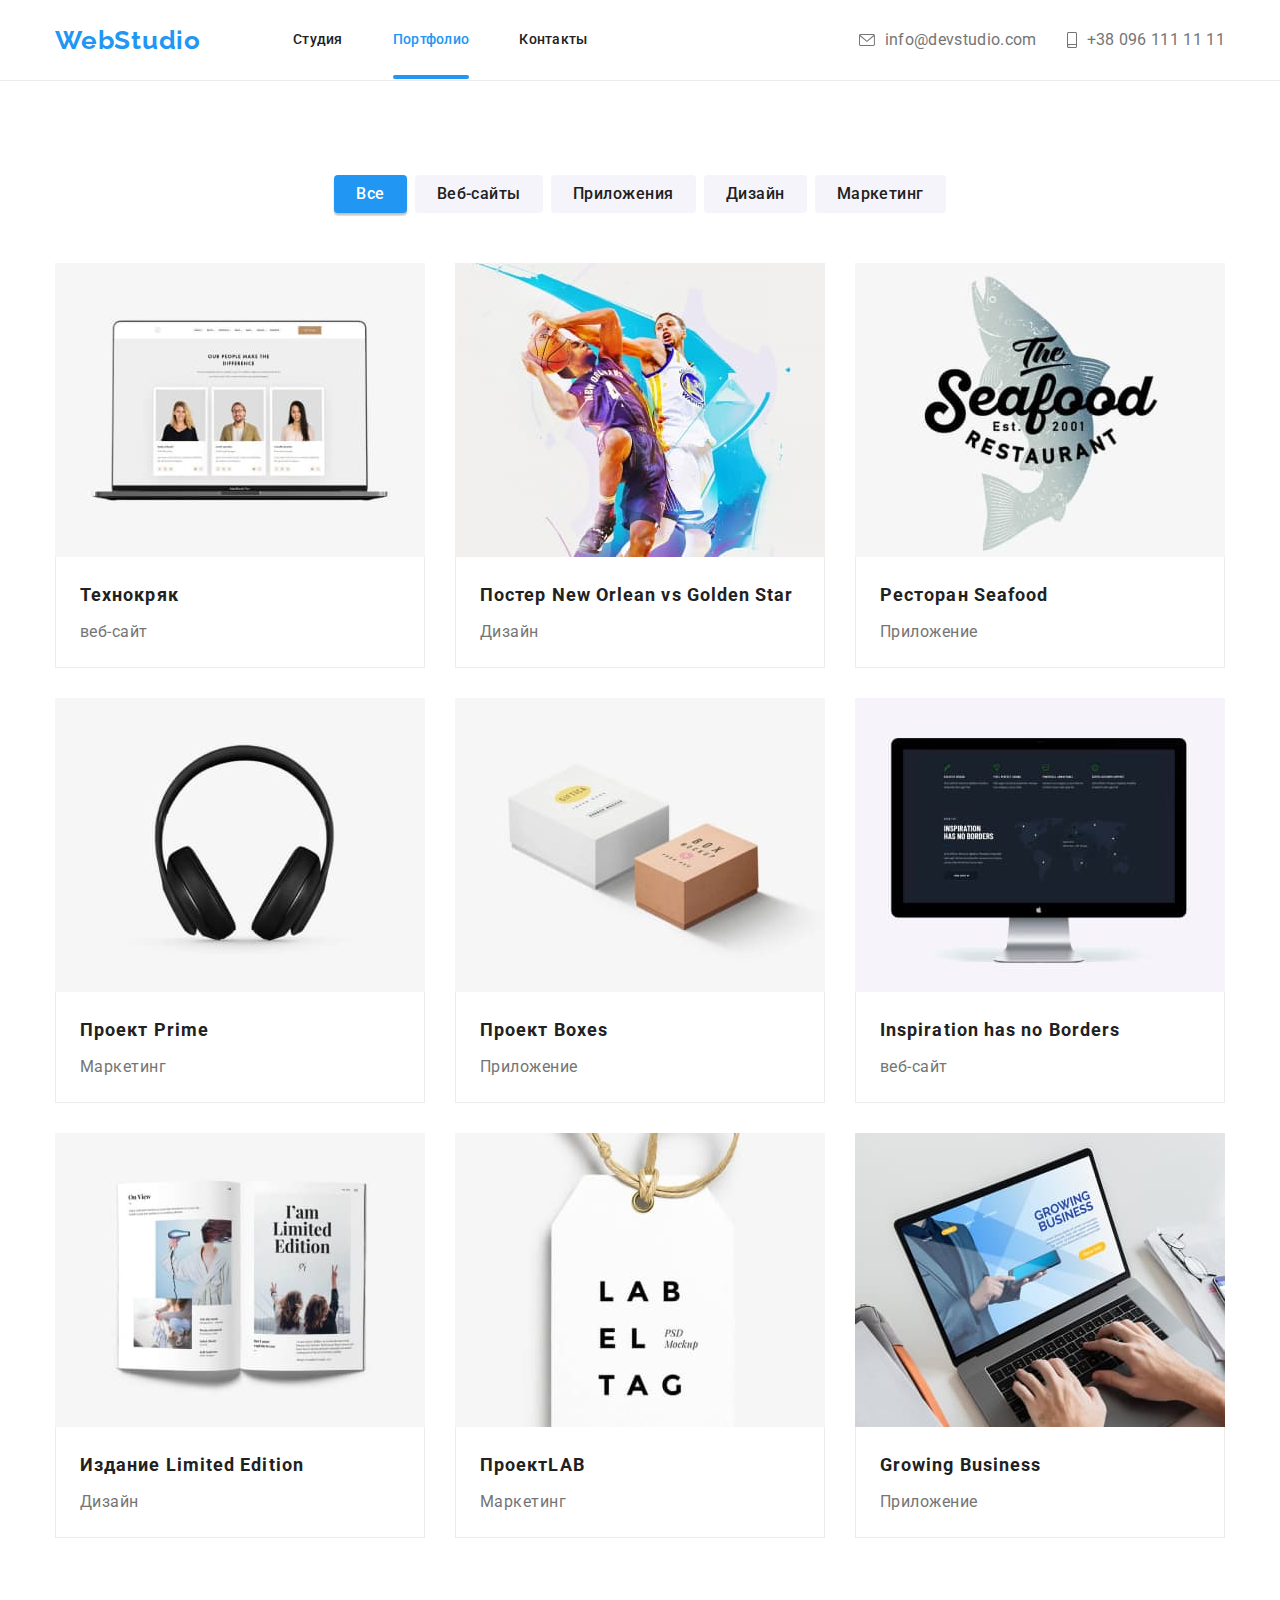
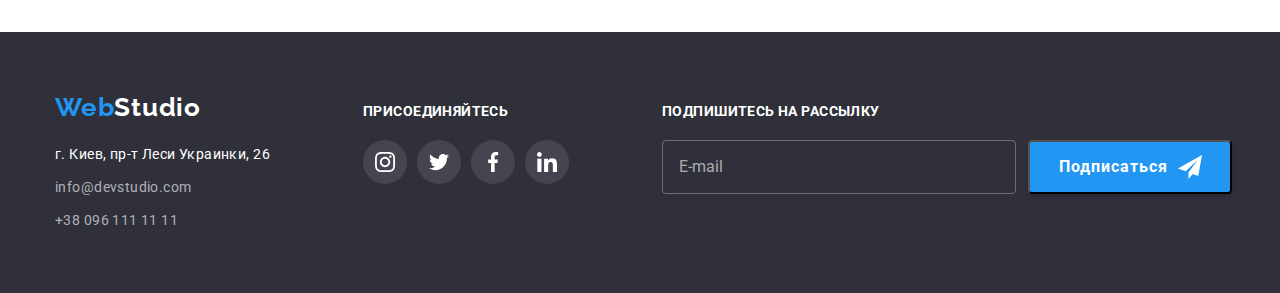
<file: portfolio.html>
<!DOCTYPE html>
<html lang="ru">
  <head>
    <meta charset="UTF-8" />
    <meta http-equiv="X-UA-Compatible" content="IE=edge" />
    <meta name="viewport" content="width=device-width, initial-scale=1.0" />
    <title>WebStudio</title>
    <link rel="preconnect" href="https://fonts.googleapis.com" />
    <link rel="preconnect" href="https://fonts.gstatic.com" crossorigin />
    <link
      href="https://fonts.googleapis.com/css2?family=Raleway:wght@700&family=Roboto:wght@400;500;700;900&display=swap"
      rel="stylesheet"
    />
    <link
      rel="stylesheet"
      href="https://cdnjs.cloudflare.com/ajax/libs/modern-normalize/1.1.0/modern-normalize.min.css"
    />
    <link rel="stylesheet" href="./css/main.min.css" />
  </head>
  <body>
    <!-- header -->
    <header class="header">
      <div class="container header-container">
        <nav class="navigation">
          <a class="link logo" href="./index.html" lang="en"
            >Web<span class="logo_studio-header_dark">Studio</span></a
          >
          <ul class="list">
            <li class="list__header-nav-link">
              <a class="link list__nav" href="./index.html">Студия</a>
            </li>
            <li class="list__header-nav-link">
              <a class="link list__nav current" href="./portfolio.html">Портфолио</a>
            </li>
            <li class="list__header-nav-link">
              <a class="link list__nav" href="./index.html">Контакты</a>
            </li>
          </ul>
        </nav>
        <ul class="list contacts contacts__header">
          <li class="contacts__list">
            <a class="link contacts__nav-list-link" href="mailto:info@devstudio.com">
              <svg width="16" height="12" class="contacts__icon">
                <use href="./images/sprite.svg#icon-mail"></use>
              </svg>
              info@devstudio.com
            </a>
          </li>
          <li>
            <a class="link contacts__nav-list-link" href="tel:+380961111111">
              <svg width="10" height="16" class="contacts__icon">
                <use href="./images/sprite.svg#icon-smartphone"></use>
              </svg>
              +38 096 111 11 11
            </a>
          </li>
        </ul>
      </div>
    </header>

    <main>
      <h1 hidden>Портфолио</h1>
      <!-- Кнопки -->
      <section class="section container">
        <h2 hidden>buttons</h2>
        <ul class="list section-buttons">
          <li class="section-button">
            <button class="portfolio-btn current" type="button">Все</button>
          </li>
          <li class="section-button">
            <button class="portfolio-btn" type="button">Веб-сайты</button>
          </li>
          <li class="section-button">
            <button class="portfolio-btn" type="button">Приложения</button>
          </li>
          <li class="section-button">
            <button class="portfolio-btn" type="button">Дизайн</button>
          </li>
          <li class="section-button">
            <button class="portfolio-btn" type="button">Маркетинг</button>
          </li>
        </ul>
        <ul class="list list-cards">
          <li class="card">
            <div class="img-wrapper">
              <img
                src="./images/portfolio/technokriak1.jpg"
                alt="технохряк"
                width="370"
                height="294"
              />
              <p class="overlay">
                Ресурс предлагает комплексные предложения с разным уровнем функционала и сервисов.
                Все это позволит посетителю получить исчерпывающие сведения о компании или частном
                лице.
              </p>
            </div>
            <div class="wrapper-portfolio">
              <h2 class="header-portfolio">Технокряк</h2>
              <p class="kinds">веб-сайт</p>
            </div>
          </li>
          <li class="card">
            <div class="img-wrapper">
              <img
                src="./images/portfolio/basketball2.jpg"
                alt="Постер New Orlean vs Golden Star"
                width="370"
                height="294"
              />
              <p class="overlay">
                Ресурс предлагает комплексные предложения с разным уровнем функционала и сервисов.
                Все это позволит посетителю получить исчерпывающие сведения о компании или частном
                лице.
              </p>
            </div>
            <div class="wrapper-portfolio">
              <h2 class="header-portfolio">
                Постер
                <span lang="en">New Orlean vs Golden Star </span>
              </h2>
              <p class="kinds">Дизайн</p>
            </div>
          </li>
          <li class="card">
            <div class="img-wrapper">
              <img
                src="./images/portfolio/seafood3.jpg"
                alt="Ресторан Seafood"
                width="370"
                height="294"
              />
              <p class="overlay">
                Ресурс предлагает комплексные предложения с разным уровнем функционала и сервисов.
                Все это позволит посетителю получить исчерпывающие сведения о компании или частном
                лице.
              </p>
            </div>
            <div class="wrapper-portfolio">
              <h2 class="header-portfolio">Ресторан <span lang="en">Seafood</span></h2>
              <p class="kinds">Приложение</p>
            </div>
          </li>
          <li class="card">
            <div class="img-wrapper">
              <img
                src="./images/portfolio/prime4.jpg"
                alt="Проект Prime"
                width="370"
                height="294"
              />
              <p class="overlay">
                Ресурс предлагает комплексные предложения с разным уровнем функционала и сервисов.
                Все это позволит посетителю получить исчерпывающие сведения о компании или частном
                лице.
              </p>
            </div>
            <div class="wrapper-portfolio">
              <h2 class="header-portfolio">Проект <span lang="en">Prime</span></h2>
              <p class="kinds">Маркетинг</p>
            </div>
          </li>
          <li class="card">
            <div class="img-wrapper">
              <img
                src="./images/portfolio/boxes5.jpg"
                alt="Проект Boxes"
                width="370"
                height="294"
              />
              <p class="overlay">
                Ресурс предлагает комплексные предложения с разным уровнем функционала и сервисов.
                Все это позволит посетителю получить исчерпывающие сведения о компании или частном
                лице.
              </p>
            </div>
            <div class="wrapper-portfolio">
              <h2 class="header-portfolio">Проект <span lang="en">Boxes</span></h2>
              <p class="kinds">Приложение</p>
            </div>
          </li>
          <li class="card">
            <div class="img-wrapper">
              <img
                src="./images/portfolio/Inspiration6.jpg"
                alt="Inspiration has no Borders"
                width="370"
                height="294"
              />
              <p class="overlay">
                Ресурс предлагает комплексные предложения с разным уровнем функционала и сервисов.
                Все это позволит посетителю получить исчерпывающие сведения о компании или частном
                лице.
              </p>
            </div>
            <div class="wrapper-portfolio">
              <h2 class="header-portfolio" lang="en">Inspiration has no Borders</h2>
              <p class="kinds">веб-сайт</p>
            </div>
          </li>
          <li class="card">
            <div class="img-wrapper">
              <img
                src="./images/portfolio/limedit7.jpg"
                alt="Издание Limited Edition"
                width="370"
                height="294"
              />
              <p class="overlay">
                Ресурс предлагает комплексные предложения с разным уровнем функционала и сервисов.
                Все это позволит посетителю получить исчерпывающие сведения о компании или частном
                лице.
              </p>
            </div>
            <div class="wrapper-portfolio">
              <h2 class="header-portfolio">Издание <span lang="en">Limited Edition</span></h2>
              <p class="kinds">Дизайн</p>
            </div>
          </li>
          <li class="card">
            <div class="img-wrapper">
              <img src="./images/portfolio/lab8.jpg" alt="Проект LAB" width="370" height="294" />
              <p class="overlay">
                Ресурс предлагает комплексные предложения с разным уровнем функционала и сервисов.
                Все это позволит посетителю получить исчерпывающие сведения о компании или частном
                лице.
              </p>
            </div>
            <div class="wrapper-portfolio">
              <h2 class="header-portfolio">Проект<span lang="en">LAB</span></h2>
              <p class="kinds">Маркетинг</p>
            </div>
          </li>
          <li class="card">
            <div class="img-wrapper">
              <img
                src="./images/portfolio/growingbusiness9.jpg"
                alt="Growing Business"
                width="370"
                height="294"
              />
              <p class="overlay">
                Ресурс предлагает комплексные предложения с разным уровнем функционала и сервисов.
                Все это позволит посетителю получить исчерпывающие сведения о компании или частном
                лице.
              </p>
            </div>
            <div class="wrapper-portfolio">
              <h2 class="header-portfolio" lang="en">Growing Business</h2>
              <p class="kinds">Приложение</p>
            </div>
          </li>
        </ul>
      </section>
    </main>
    <!-- footer -->
    <footer class="footer">
      <div class="container footer-container">
        <address class="footer-addres">
          <ul class="footer-list">
            <li class="footer-logo">
              <a class="link logo" href="./index.html" lang="en">
                Web<span class="logo-studio-footer">Studio</span>
              </a>
            </li>
            <li class="footer-link-item">
              <a
                class="link address-map"
                href="https://goo.gl/maps/sNj3JUeAmHDwgQPA8"
                target="_blank"
                rel="noopener noreferrer"
                >г. Киев, пр-т Леси Украинки, 26
              </a>
            </li>
            <li class="footer-link-item">
              <a class="link footer-link" href="mailto:info@devstudio.com">info@devstudio.com</a>
            </li>
            <li>
              <a class="link footer-link" href="tel:+380961111111">+38 096 111 11 11</a>
            </li>
          </ul>
        </address>
        <div class="footer-social">
          <h3 class="footer-social-title">присоединяйтесь</h3>
          <ul class="social-list-footer">
            <li class="social-list-item list">
              <a class="footer-social-list-link social-list-link" href="">
                <svg class="footer-social-list-icon" width="20" height="20">
                  <use href="./images/sprite.svg#icon-instagram"></use>
                </svg>
              </a>
            </li>
            <li class="social-list-item list">
              <a class="footer-social-list-link social-list-link" href="">
                <svg class="footer-social-list-icon" width="20" height="20">
                  <use href="./images/sprite.svg#icon-twitter"></use>
                </svg>
              </a>
            </li>
            <li class="social-list-item list">
              <a class="footer-social-list-link social-list-link" href="">
                <svg class="footer-social-list-icon" width="20" height="20">
                  <use href="./images/sprite.svg#icon-facebook"></use>
                </svg>
              </a>
            </li>
            <li class="social-list-item list">
              <a class="footer-social-list-link social-list-link" href="">
                <svg class="footer-social-list-icon" width="20" height="20">
                  <use href="./images/sprite.svg#icon-linkedin"></use>
                </svg>
              </a>
            </li>
          </ul>
        </div>
        <div class="subscription-newsletter">
          <h2 class="footer-social-title">Подпишитесь на рассылку</h2>
          <form class="subscription-form">
            <input
              class="subscription-input"
              type="email"
              name="subscription-newsletter"
              placeholder="E-mail"
            />
            <button class="subscription-button" type="submit">
              Подписаться<svg width="24" height="24" class="subscription-svg">
                <use href="./images/sprite.svg#icon-send"></use>
              </svg>
            </button>
          </form>
        </div>
      </div>
    </footer>
  </body>
</html>
</file>
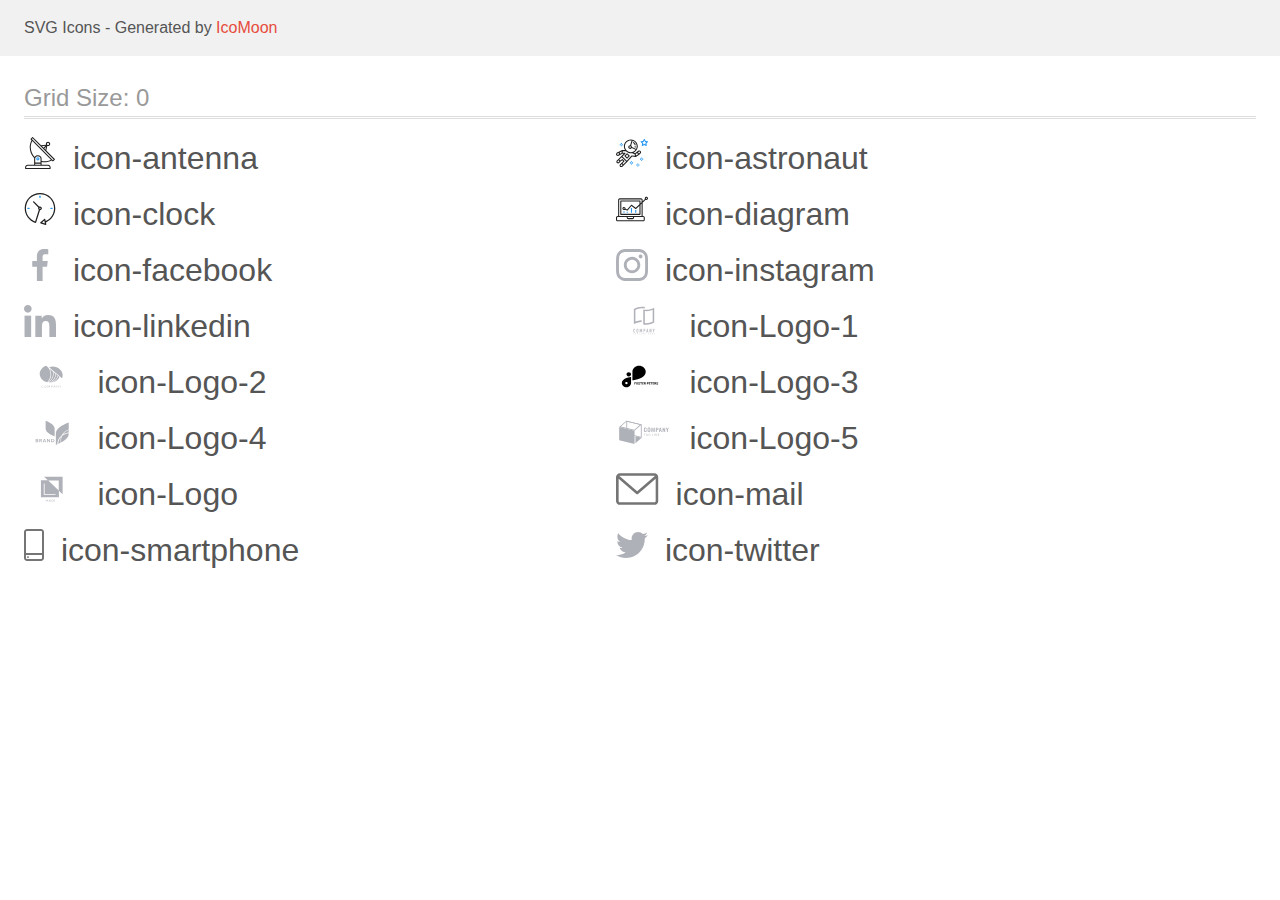
<file: images/icon/icomoon/demo.html>
<!doctype html>
<html>
<head>
    <title>IcoMoon - SVG Icons</title>
    <meta charset="utf-8">
    <meta name="viewport" content="width=device-width, initial-scale=1">
    <link rel="stylesheet" href="demo-files/demo.css">
    <link rel="stylesheet" href="style.css">
</head>
<body>
<svg aria-hidden="true" style="position: absolute; width: 0; height: 0; overflow: hidden;" version="1.1" xmlns="http://www.w3.org/2000/svg" xmlns:xlink="http://www.w3.org/1999/xlink">
<defs>
<symbol id="icon-antenna" viewBox="0 0 32 32">
<path fill="#212121" style="fill: var(--color1, #212121)" d="M30.773 22.098l-8.443-8.505 0.937-4.615c0.242 0.094 0.499 0.144 0.758 0.146h0.006c1.192 0.014 2.17-0.941 2.184-2.133s-0.941-2.17-2.133-2.184c-1.192-0.014-2.17 0.941-2.184 2.133-0.003 0.255 0.039 0.509 0.125 0.749l-4.96 0.605-8.091-8.133c-0.099-0.101-0.235-0.159-0.377-0.16-0.14 0.001-0.274 0.056-0.373 0.155l-1.513 1.504c-0.208 0.208-0.208 0.546 0 0.754l0.814 0.826c-3.153 5.798-2.129 12.978 2.519 17.663 0.043 0.041 0.092 0.074 0.146 0.098-0.034 0.18-0.051 0.364-0.052 0.547v6.187h-6.4c-1.472 0.002-2.665 1.195-2.667 2.667v1.067c0 0.295 0.239 0.533 0.533 0.533h24.533c0.295 0 0.533-0.239 0.533-0.533v-1.067c-0.002-1.472-1.195-2.665-2.667-2.667h-6.4v-2.742c1.003 0.21 2.024 0.317 3.049 0.32 2.458-0.003 4.877-0.615 7.040-1.783l0.818 0.823c0.099 0.101 0.235 0.159 0.377 0.16 0.14-0.001 0.274-0.056 0.373-0.155l1.513-1.504c0.208-0.208 0.208-0.546 0-0.754zM23.28 6.233c0.418-0.415 1.093-0.414 1.508 0.004s0.414 1.093-0.004 1.508c-0.2 0.199-0.47 0.31-0.752 0.31h-0.003c-0.589-0.003-1.064-0.483-1.061-1.072 0.002-0.282 0.115-0.552 0.314-0.751h-0.002zM22.024 9.738l-0.598 2.946-1.175-1.182 1.774-1.763zM21.419 8.836l-1.92 1.909-1.485-1.493 3.405-0.415zM24.004 28.8c0.884 0 1.6 0.716 1.6 1.6v0.533h-23.467v-0.533c0-0.884 0.716-1.6 1.6-1.6h20.267zM16.537 26.667v1.067h-5.333v-1.067h5.333zM11.204 25.6v-4.053c0-1.294 1.196-2.347 2.667-2.347s2.667 1.053 2.667 2.347v4.053h-5.333zM17.604 23.904v-2.357c0-1.882-1.675-3.413-3.733-3.413-1.331-0.020-2.576 0.657-3.281 1.786-4.058-4.274-4.971-10.645-2.279-15.887l18.602 18.708c-2.872 1.461-6.165 1.873-9.309 1.163zM28.893 23.22l-21.057-21.181 0.755-0.752 7.935 7.98c0.004 0 0.006 0.007 0.010 0.010l13.115 13.191-0.757 0.752z"></path>
<path fill="#2196f3" style="fill: var(--color2, #2196f3)" d="M13.876 20.267h-0.005c-0.884-0.001-1.601 0.714-1.602 1.598s0.714 1.601 1.598 1.602h0.005c0.884 0.001 1.601-0.714 1.602-1.598s-0.714-1.601-1.598-1.602zM14.249 22.245c-0.1 0.1-0.236 0.156-0.378 0.155-0.295-0.002-0.532-0.242-0.531-0.536 0.001-0.141 0.057-0.276 0.157-0.375s0.233-0.154 0.373-0.155c0.295 0.002 0.532 0.241 0.53 0.536-0.001 0.141-0.057 0.276-0.157 0.375h0.005z"></path>
</symbol>
<symbol id="icon-astronaut" viewBox="0 0 32 32">
<path fill="#2196f3" style="fill: var(--color2, #2196f3)" d="M31.974 4.524c-0.063-0.193-0.229-0.333-0.43-0.363l-1.91-0.278-0.855-1.731c-0.179-0.365-0.777-0.365-0.956 0l-0.855 1.731-1.91 0.278c-0.201 0.029-0.367 0.17-0.431 0.363-0.062 0.193-0.011 0.405 0.135 0.547l1.383 1.348-0.326 1.903c-0.034 0.2 0.048 0.402 0.212 0.522 0.166 0.121 0.382 0.135 0.562 0.040l1.709-0.899 1.709 0.899c0.078 0.041 0.164 0.061 0.249 0.061 0.11 0 0.221-0.034 0.314-0.102 0.164-0.119 0.246-0.322 0.212-0.522l-0.326-1.903 1.383-1.348c0.145-0.142 0.197-0.354 0.135-0.547zM29.511 5.851c-0.125 0.122-0.183 0.299-0.153 0.472l0.191 1.114-1-0.526c-0.078-0.041-0.163-0.061-0.249-0.061s-0.17 0.020-0.249 0.061l-1.001 0.526 0.191-1.114c0.030-0.173-0.028-0.349-0.153-0.472l-0.81-0.789 1.119-0.163c0.174-0.025 0.324-0.134 0.402-0.292l0.5-1.013 0.5 1.013c0.078 0.157 0.228 0.267 0.402 0.292l1.119 0.163-0.809 0.789z"></path>
<path fill="#2196f3" style="fill: var(--color2, #2196f3)" d="M26.134 20.522h-1.067v1.067h1.067v-1.067z"></path>
<path fill="#2196f3" style="fill: var(--color2, #2196f3)" d="M26.134 22.656h-1.067v1.067h1.067v-1.067z"></path>
<path fill="#2196f3" style="fill: var(--color2, #2196f3)" d="M27.2 21.589h-1.067v1.067h1.067v-1.067z"></path>
<path fill="#2196f3" style="fill: var(--color2, #2196f3)" d="M25.067 21.589h-1.067v1.067h1.067v-1.067z"></path>
<path fill="#2196f3" style="fill: var(--color2, #2196f3)" d="M22.4 26.389h-1.067v1.067h1.067v-1.067z"></path>
<path fill="#2196f3" style="fill: var(--color2, #2196f3)" d="M22.4 28.522h-1.067v1.067h1.067v-1.067z"></path>
<path fill="#2196f3" style="fill: var(--color2, #2196f3)" d="M23.467 27.456h-1.067v1.067h1.067v-1.067z"></path>
<path fill="#2196f3" style="fill: var(--color2, #2196f3)" d="M21.333 27.456h-1.067v1.067h1.067v-1.067z"></path>
<path fill="#2196f3" style="fill: var(--color2, #2196f3)" d="M16 24.256h-1.067v1.067h1.067v-1.067z"></path>
<path fill="#2196f3" style="fill: var(--color2, #2196f3)" d="M16 26.389h-1.067v1.067h1.067v-1.067z"></path>
<path fill="#2196f3" style="fill: var(--color2, #2196f3)" d="M17.067 25.322h-1.067v1.067h1.067v-1.067z"></path>
<path fill="#2196f3" style="fill: var(--color2, #2196f3)" d="M14.933 25.322h-1.067v1.067h1.067v-1.067z"></path>
<path fill="#2196f3" style="fill: var(--color2, #2196f3)" d="M5.867 6.122h-1.067v1.067h1.067v-1.067z"></path>
<path fill="#2196f3" style="fill: var(--color2, #2196f3)" d="M5.867 8.255h-1.067v1.067h1.067v-1.067z"></path>
<path fill="#2196f3" style="fill: var(--color2, #2196f3)" d="M6.933 7.189h-1.067v1.067h1.067v-1.067z"></path>
<path fill="#2196f3" style="fill: var(--color2, #2196f3)" d="M4.8 7.189h-1.067v1.067h1.067v-1.067z"></path>
<path fill="#212121" style="fill: var(--color1, #212121)" d="M24.715 14.159c-0.287-0.388-0.709-0.637-1.188-0.705-0.481-0.068-0.956 0.058-1.34 0.352l-1.252 0.96-1.898 1.417-1.358-0.541c2.421-1.086 4.114-3.508 4.114-6.32 0-3.823-3.123-6.933-6.961-6.933s-6.961 3.11-6.961 6.933c0 1.386 0.414 2.674 1.12 3.758l-2.764-0.024c-0.002 0-0.003 0-0.005 0-0.009 0-0.015 0.004-0.023 0.005-0.053 0.002-0.105 0.013-0.155 0.031-0.013 0.005-0.026 0.008-0.038 0.013-0.006 0.003-0.013 0.003-0.019 0.006l-3.233 1.596c-0.001 0-0.001 0-0.001 0.001l-1.893 0.911c-0.021 0.009-0.042 0.021-0.063 0.035-0.755 0.502-1.012 1.489-0.598 2.295 0.22 0.429 0.595 0.745 1.056 0.889 0.178 0.055 0.359 0.083 0.539 0.083 0.29 0 0.577-0.071 0.839-0.211l1.388-0.738 2.264-1.169 1.357-0.008-5.442 5.416c-0.001 0.001-0.001 0.001-0.002 0.001l-1.339 1.333c-0.316 0.315-0.49 0.732-0.49 1.178s0.174 0.863 0.49 1.179c0.325 0.323 0.752 0.485 1.179 0.485s0.854-0.162 1.18-0.485l1.314-1.309 1.741-1.3 0.901 0.897-1.762 1.754c-0 0.001-0.001 0.001-0.002 0.001l-1.339 1.333c-0.316 0.315-0.49 0.732-0.49 1.178s0.174 0.863 0.49 1.179c0.325 0.323 0.753 0.485 1.18 0.485s0.855-0.162 1.18-0.485l3.482-3.467c0.001-0.001 0.001-0.001 0.001-0.002l1.010-1-0.004-0.004c0.006-0.006 0.015-0.009 0.022-0.015l5.166-5.658 3.471 0.494c0.025 0.004 0.050 0.005 0.075 0.005 0.065 0 0.127-0.015 0.187-0.038 0.018-0.006 0.033-0.015 0.050-0.023 0.019-0.010 0.039-0.015 0.058-0.027l3.213-2.133c0.012-0.008 0.018-0.021 0.029-0.029 0.013-0.010 0.029-0.014 0.041-0.026l1.271-1.191c0.662-0.62 0.753-1.635 0.212-2.362zM2.13 17.77c-0.173 0.093-0.37 0.111-0.558 0.052-0.187-0.058-0.338-0.186-0.427-0.358-0.161-0.314-0.068-0.695 0.214-0.902l1.314-0.632 0.449 1.312-0.992 0.528zM5.628 15.942l-1.548 0.8-0.439-1.283 2.027-1.001-0.040 1.484zM20.727 9.322c0 0.918-0.219 1.785-0.599 2.559l-4.181-1.899c-0.044-0.573-0.341-1.075-0.788-1.388l1.464-4.86c2.378 0.756 4.105 2.974 4.105 5.588zM8.938 9.322c0-3.235 2.644-5.867 5.894-5.867 0.253 0 0.5 0.021 0.745 0.052l-1.432 4.754c-0.019-0.001-0.037-0.006-0.057-0.006-1.033 0-1.873 0.837-1.873 1.867s0.84 1.867 1.873 1.867c0.694 0 1.294-0.383 1.618-0.945l3.862 1.755c-1.075 1.446-2.795 2.39-4.737 2.39-3.25 0-5.894-2.632-5.894-5.867zM14.894 10.122c0 0.441-0.362 0.8-0.806 0.8s-0.806-0.359-0.806-0.8c0-0.441 0.362-0.8 0.806-0.8s0.806 0.359 0.806 0.8zM2.465 25.146c-0.236 0.234-0.619 0.234-0.854 0.001-0.114-0.114-0.176-0.263-0.176-0.423s0.062-0.309 0.176-0.421l0.962-0.958 0.851 0.848-0.959 0.955zM5.679 28.88c-0.236 0.234-0.619 0.235-0.855 0.001-0.114-0.114-0.176-0.263-0.176-0.423s0.062-0.309 0.176-0.421l0.963-0.959 0.852 0.848-0.96 0.955zM9.16 25.411c-0.001 0-0.001 0-0.002 0.001l-1.765 1.76-0.852-0.848 1.763-1.755c0 0 0 0 0-0s0.001-0.001 0.002-0.001c0.040-0.040 0.065-0.088 0.090-0.135 0.007-0.014 0.020-0.026 0.026-0.040 0.017-0.041 0.019-0.085 0.026-0.129 0.003-0.025 0.014-0.047 0.014-0.073 0-0.036-0.013-0.070-0.020-0.106-0.006-0.032-0.006-0.065-0.019-0.095-0.020-0.050-0.055-0.094-0.091-0.138-0.010-0.012-0.014-0.027-0.025-0.038 0 0 0 0-0.001 0s-0.001-0.002-0.001-0.002l-1.607-1.6c-0.017-0.017-0.039-0.024-0.058-0.038-0.028-0.022-0.055-0.042-0.087-0.058-0.030-0.015-0.061-0.024-0.093-0.033-0.034-0.010-0.067-0.017-0.103-0.020-0.033-0.002-0.063 0.001-0.095 0.005-0.036 0.004-0.069 0.009-0.104 0.020-0.034 0.011-0.063 0.027-0.094 0.045-0.020 0.011-0.042 0.015-0.061 0.029l-1.773 1.324-0.901-0.897 2.399-2.386 4.361 4.289-0.928 0.919zM15.979 18.394c-0.015-0.002-0.030 0.004-0.045 0.003-0.039-0.002-0.076 0.001-0.115 0.007-0.030 0.005-0.059 0.011-0.088 0.021-0.034 0.012-0.065 0.028-0.097 0.047-0.030 0.018-0.057 0.037-0.083 0.061-0.013 0.011-0.028 0.017-0.040 0.029l-4.698 5.146-4.328-4.257 2.833-2.818c0.209-0.208 0.21-0.546 0.002-0.755-0.105-0.105-0.243-0.157-0.381-0.156v-0.001l-2.219 0.013 0.028-1.607 3.104 0.027c1.265 1.294 3.029 2.101 4.981 2.101 0.437 0 0.864-0.045 1.279-0.123 0.040 0.032 0.079 0.065 0.13 0.085l2.41 0.96 0.331 1.644-3.003-0.427zM20.020 18.572l-0.313-1.558 1.446-1.080 0.947 1.257-2.080 1.381zM23.774 15.741l-0.838 0.785-0.931-1.236 0.831-0.637c0.155-0.119 0.351-0.168 0.543-0.143 0.193 0.027 0.364 0.128 0.48 0.284 0.217 0.292 0.18 0.699-0.085 0.947z"></path>
<path fill="#212121" style="fill: var(--color1, #212121)" d="M13.602 18.544l-2.143-2.133c-0.207-0.207-0.545-0.207-0.753 0l-2.142 2.133c-0.1 0.101-0.157 0.236-0.157 0.378s0.056 0.278 0.157 0.378l2.142 2.133c0.104 0.103 0.241 0.155 0.377 0.155s0.273-0.052 0.376-0.155l2.143-2.133c0.1-0.1 0.157-0.236 0.157-0.378s-0.057-0.278-0.157-0.378zM11.083 20.303l-1.387-1.381 1.387-1.381 1.387 1.381-1.387 1.381z"></path>
<path fill="#212121" style="fill: var(--color1, #212121)" d="M17.164 5.071l-0.258 1.036c0.071 0.018 1.738 0.452 1.738 2.149h1.067c-0-2.017-1.666-2.965-2.547-3.185z"></path>
<path fill="#212121" style="fill: var(--color1, #212121)" d="M19.711 9.322h-1.067v1.067h1.067v-1.067z"></path>
</symbol>
<symbol id="icon-clock" viewBox="0 0 32 32">
<path fill="#212121" style="fill: var(--color1, #212121)" d="M31.297 15.301c-0.002-8.452-6.855-15.303-15.308-15.301s-15.303 6.855-15.301 15.308c0.001 6.658 4.307 12.551 10.649 14.576 0.061 0.019 0.124 0.029 0.187 0.029 0.121-0 0.239-0.032 0.342-0.094 0.135-0.080 0.236-0.207 0.283-0.356l3.865-12.25c1.057-0.005 1.909-0.866 1.903-1.923s-0.866-1.909-1.923-1.903c-0.284 0.001-0.565 0.067-0.82 0.191l-5.106-5.107c-0.253-0.245-0.657-0.238-0.902 0.016-0.239 0.247-0.239 0.639 0 0.886l5.103 5.109c-0.392 0.799-0.168 1.764 0.536 2.309l-3.683 11.673c-7.278-2.681-11.004-10.754-8.323-18.032s10.754-11.004 18.032-8.323 11.004 10.754 8.323 18.032c-1.31 3.556-4.001 6.431-7.462 7.973l-0.398-1.874c-0.073-0.344-0.411-0.565-0.756-0.492-0.109 0.023-0.209 0.074-0.292 0.148l-3.837 3.426c-0.263 0.234-0.287 0.637-0.052 0.9 0.076 0.085 0.174 0.149 0.283 0.184l4.899 1.563c0.335 0.108 0.694-0.077 0.802-0.412 0.034-0.106 0.040-0.219 0.017-0.328l-0.391-1.839c5.664-2.388 9.342-7.942 9.329-14.089zM15.992 14.664c0.352 0 0.638 0.286 0.638 0.638s-0.286 0.638-0.638 0.638c-0.352 0-0.638-0.285-0.638-0.638s0.285-0.638 0.638-0.638zM18.093 29.528l2.184-1.948 0.603 2.84-2.787-0.892z"></path>
<path fill="#2196f3" style="fill: var(--color2, #2196f3)" d="M15.354 3.185v1.275c0 0.352 0.285 0.638 0.638 0.638s0.638-0.285 0.638-0.638v-1.275c0-0.352-0.286-0.638-0.638-0.638s-0.638 0.286-0.638 0.638z"></path>
<path fill="#2196f3" style="fill: var(--color2, #2196f3)" d="M3.876 14.664c-0.352 0-0.638 0.286-0.638 0.638s0.285 0.638 0.638 0.638h1.275c0.352 0 0.638-0.285 0.638-0.638s-0.285-0.638-0.638-0.638h-1.275z"></path>
<path fill="#2196f3" style="fill: var(--color2, #2196f3)" d="M28.108 15.939c0.352 0 0.638-0.285 0.638-0.638s-0.285-0.638-0.638-0.638h-1.275c-0.352 0-0.638 0.286-0.638 0.638s0.286 0.638 0.638 0.638h1.275z"></path>
</symbol>
<symbol id="icon-diagram" viewBox="0 0 32 32">
<path fill="#2196f3" style="fill: var(--color2, #2196f3)" d="M14.926 14.965h1.066v4.798h-1.066v-4.797z"></path>
<path fill="#2196f3" style="fill: var(--color2, #2196f3)" d="M19.19 17.097h1.066v2.665h-1.066v-2.665z"></path>
<path fill="#2196f3" style="fill: var(--color2, #2196f3)" d="M10.661 18.696h1.066v1.066h-1.066v-1.066z"></path>
<path fill="#2196f3" style="fill: var(--color2, #2196f3)" d="M7.463 18.163h1.066v1.599h-1.066v-1.599z"></path>
<path fill="#212121" style="fill: var(--color1, #212121)" d="M1.599 28.291h25.587c0.883 0 1.599-0.716 1.599-1.599v-2.132c0-0.883-0.716-1.599-1.599-1.599h-0.533v-13.293l3.028-2.868c0.703 0.346 1.553 0.136 2.013-0.499s0.396-1.508-0.152-2.068-1.42-0.644-2.065-0.198c-0.644 0.446-0.873 1.292-0.542 2.002l-2.281 2.163v-1.23c0-0.883-0.716-1.599-1.599-1.599h-21.322c-0.883 0-1.599 0.716-1.599 1.599v15.992h-0.533c-0.883 0-1.599 0.716-1.599 1.599v2.132c0 0.883 0.716 1.599 1.599 1.599zM30.384 4.837c0.294 0 0.533 0.239 0.533 0.533s-0.239 0.533-0.533 0.533c-0.294 0-0.533-0.239-0.533-0.533s0.239-0.533 0.533-0.533zM3.198 6.969c0-0.294 0.239-0.533 0.533-0.533h21.322c0.294 0 0.533 0.239 0.533 0.533v2.239l-1.066 1.013v-2.186c0-0.294-0.239-0.533-0.533-0.533h-19.19c-0.294 0-0.533 0.239-0.533 0.533v13.326c0 0.294 0.239 0.533 0.533 0.533h19.19c0.294 0 0.533-0.239 0.533-0.533v-9.674l1.066-1.010v12.284h-22.388v-15.992zM7.996 13.899c-0.721-0.002-1.354 0.478-1.546 1.174s0.105 1.433 0.725 1.801c0.62 0.368 1.41 0.276 1.928-0.226l1.853 0.93c0.215 0.108 0.476 0.057 0.636-0.123l3.939-4.431 3.872 2.901c0.208 0.156 0.498 0.139 0.686-0.039l3.365-3.188v8.131h-18.124v-12.26h18.124v2.66l-3.771 3.572-3.904-2.927c-0.222-0.166-0.534-0.135-0.718 0.072l-3.993 4.493-1.493-0.746c0.011-0.064 0.018-0.129 0.020-0.193 0-0.883-0.716-1.599-1.599-1.599zM8.529 15.498c0 0.294-0.239 0.533-0.533 0.533s-0.533-0.239-0.533-0.533c0-0.294 0.239-0.533 0.533-0.533s0.533 0.239 0.533 0.533zM11.727 24.027h5.331v0.533c0 0.294-0.239 0.533-0.533 0.533h-4.264c-0.294 0-0.533-0.239-0.533-0.533v-0.533zM1.066 24.56c0-0.294 0.239-0.533 0.533-0.533h9.062v0.533c0 0.883 0.716 1.599 1.599 1.599h4.264c0.883 0 1.599-0.716 1.599-1.599v-0.533h9.062c0.294 0 0.533 0.239 0.533 0.533v2.132c0 0.294-0.239 0.533-0.533 0.533h-25.587c-0.294 0-0.533-0.239-0.533-0.533v-2.132z"></path>
</symbol>
<symbol id="icon-facebook" viewBox="0 0 32 32">
<path fill="#afb1b8" style="fill: var(--color3, #afb1b8)" d="M21.329 5.313h2.921v-5.088c-0.504-0.069-2.237-0.225-4.256-0.225-4.212 0-7.097 2.649-7.097 7.519v4.481h-4.648v5.688h4.648v14.312h5.699v-14.311h4.46l0.708-5.688h-5.169v-3.919c0.001-1.644 0.444-2.769 2.735-2.769z"></path>
</symbol>
<symbol id="icon-instagram" viewBox="0 0 32 32">
<path fill="#afb1b8" style="fill: var(--color3, #afb1b8)" d="M31.969 9.408c-0.075-1.7-0.35-2.869-0.744-3.882-0.406-1.075-1.032-2.038-1.851-2.838-0.8-0.813-1.769-1.444-2.832-1.844-1.019-0.394-2.182-0.669-3.882-0.744-1.713-0.081-2.257-0.1-6.601-0.1s-4.888 0.019-6.595 0.094c-1.7 0.075-2.869 0.35-3.882 0.744-1.075 0.406-2.038 1.031-2.838 1.85-0.813 0.8-1.444 1.769-1.844 2.832-0.394 1.019-0.669 2.182-0.744 3.882-0.081 1.713-0.1 2.257-0.1 6.601s0.019 4.888 0.094 6.595c0.075 1.7 0.35 2.869 0.744 3.882 0.406 1.075 1.038 2.038 1.85 2.838 0.8 0.813 1.769 1.444 2.832 1.844 1.019 0.394 2.182 0.669 3.882 0.744 1.706 0.075 2.25 0.094 6.595 0.094s4.888-0.019 6.595-0.094c1.7-0.075 2.869-0.35 3.882-0.744 2.151-0.832 3.851-2.532 4.682-4.682 0.394-1.019 0.669-2.182 0.744-3.882 0.075-1.707 0.094-2.251 0.094-6.595s-0.006-4.888-0.081-6.595zM29.087 22.473c-0.069 1.563-0.331 2.407-0.55 2.969-0.538 1.394-1.644 2.5-3.038 3.038-0.563 0.219-1.413 0.481-2.969 0.55-1.688 0.075-2.194 0.094-6.464 0.094s-4.782-0.019-6.464-0.094c-1.563-0.069-2.407-0.331-2.969-0.55-0.694-0.256-1.325-0.663-1.838-1.194-0.531-0.519-0.938-1.144-1.194-1.838-0.219-0.563-0.481-1.413-0.55-2.969-0.075-1.688-0.094-2.194-0.094-6.464s0.019-4.782 0.094-6.464c0.069-1.563 0.331-2.407 0.55-2.969 0.256-0.694 0.663-1.325 1.2-1.838 0.519-0.531 1.144-0.938 1.838-1.194 0.563-0.219 1.413-0.481 2.969-0.55 1.688-0.075 2.194-0.094 6.464-0.094 4.276 0 4.782 0.019 6.464 0.094 1.563 0.069 2.407 0.331 2.969 0.55 0.694 0.256 1.325 0.662 1.838 1.194 0.531 0.519 0.938 1.144 1.194 1.838 0.219 0.563 0.481 1.413 0.55 2.969 0.075 1.688 0.094 2.194 0.094 6.464s-0.019 4.77-0.094 6.458z"></path>
<path fill="#afb1b8" style="fill: var(--color3, #afb1b8)" d="M16.059 7.783c-4.538 0-8.22 3.682-8.22 8.22s3.682 8.22 8.22 8.22c4.539 0 8.22-3.682 8.22-8.22s-3.682-8.22-8.22-8.22zM16.059 21.335c-2.944 0-5.332-2.388-5.332-5.332s2.388-5.332 5.332-5.332c2.944 0 5.332 2.388 5.332 5.332s-2.388 5.332-5.332 5.332z"></path>
<path fill="#afb1b8" style="fill: var(--color3, #afb1b8)" d="M26.524 7.458c0 1.060-0.859 1.919-1.919 1.919s-1.919-0.859-1.919-1.919c0-1.060 0.859-1.919 1.919-1.919s1.919 0.859 1.919 1.919z"></path>
</symbol>
<symbol id="icon-linkedin" viewBox="0 0 32 32">
<path fill="#afb1b8" style="fill: var(--color3, #afb1b8)" d="M31.992 32v-0.001h0.008v-11.736c0-5.741-1.236-10.164-7.948-10.164-3.227 0-5.392 1.771-6.276 3.449h-0.093v-2.913h-6.364v21.364h6.627v-10.579c0-2.785 0.528-5.479 3.977-5.479 3.399 0 3.449 3.179 3.449 5.657v10.401h6.62z"></path>
<path fill="#afb1b8" style="fill: var(--color3, #afb1b8)" d="M0.528 10.636h6.635v21.364h-6.635v-21.364z"></path>
<path fill="#afb1b8" style="fill: var(--color3, #afb1b8)" d="M3.843 0c-2.121 0-3.843 1.721-3.843 3.843s1.721 3.879 3.843 3.879c2.121 0 3.843-1.757 3.843-3.879-0.001-2.121-1.723-3.843-3.843-3.843v0z"></path>
</symbol>
<symbol id="icon-Logo-1" viewBox="0 0 57 32">
<path fill="#afb1b8" style="fill: var(--color3, #afb1b8)" d="M26.727 3.165h-0.073c-0.112-0.007-0.224-0.010-0.336-0.012v0h-0.243c-0.212 0-0.428 0.005-0.642 0.016-0.016-0.001-0.032-0.001-0.049 0-1.944 0.11-3.848 0.596-5.609 1.431l-0.231 0.111v11.809l0.54-0.183c0.474-0.163 0.978-0.309 1.5-0.445 1.411-0.362 2.861-0.555 4.317-0.574v1.551c-0.193 0.001-0.38 0.007-0.568 0.016h-0.045c-1.121 0.061-2.233 0.232-3.322 0.51-1.378 0.345-2.708 0.863-3.957 1.542v-15.145c1.298-0.757 2.695-1.325 4.151-1.688 1.278-0.33 2.593-0.5 3.913-0.504h0.228c0.273 0.007 0.538 0.019 0.788 0.038 0.658 0.046 1.31 0.15 1.95 0.311v1.527c-0.621-0.145-1.253-0.24-1.889-0.285-0.013-0.001-0.026-0.002-0.039-0.003-0.132-0.011-0.263-0.022-0.386-0.022zM29.415 4.726c0.339 0.026 0.689 0.038 1.044 0.038 1.388-0.005 2.769-0.182 4.114-0.528 1.378-0.346 2.706-0.865 3.956-1.543v14.875c-1.298 0.756-2.696 1.325-4.153 1.688-1.279 0.329-2.593 0.498-3.913 0.503-1 0.008-1.997-0.11-2.968-0.35v-14.971c0.229 0.053 0.465 0.102 0.706 0.142 0.394 0.066 0.81 0.115 1.214 0.145zM36.985 4.841l-0.54 0.182c-0.497 0.167-0.997 0.316-1.5 0.449-1.465 0.377-2.971 0.57-4.483 0.575-0.352 0-0.676-0.010-0.989-0.030l-0.43-0.028v12.148l0.37 0.033c0.343 0.030 0.696 0.045 1.052 0.045 1.191-0.005 2.377-0.159 3.531-0.457 0.95-0.238 1.874-0.57 2.759-0.991l0.231-0.111v-11.813z"></path>
<path fill="#afb1b8" style="fill: var(--color3, #afb1b8)" d="M19.060 24.113c-0.078-0.080-0.171-0.144-0.274-0.186s-0.214-0.061-0.326-0.057c-0.119-0.002-0.237 0.021-0.347 0.065-0.101 0.040-0.193 0.101-0.27 0.178s-0.135 0.17-0.174 0.271c-0.042 0.107-0.063 0.22-0.062 0.335v2.023c-0.005 0.143 0.022 0.284 0.080 0.415 0.048 0.104 0.117 0.196 0.202 0.271 0.081 0.068 0.176 0.117 0.278 0.144 0.098 0.028 0.2 0.042 0.302 0.042 0.113 0.001 0.224-0.023 0.326-0.070 0.101-0.044 0.193-0.108 0.27-0.187 0.075-0.079 0.135-0.171 0.177-0.271 0.043-0.102 0.065-0.212 0.065-0.323v-0.226h-0.529v0.18c0.002 0.062-0.009 0.123-0.031 0.18-0.017 0.043-0.043 0.082-0.077 0.114-0.033 0.026-0.070 0.046-0.111 0.058-0.036 0.012-0.073 0.018-0.111 0.019-0.047 0.006-0.095-0.002-0.139-0.021s-0.081-0.049-0.11-0.088c-0.050-0.081-0.074-0.176-0.070-0.271v-1.887c-0.003-0.105 0.019-0.208 0.065-0.302 0.027-0.043 0.066-0.077 0.112-0.098s0.097-0.030 0.147-0.024c0.046-0.002 0.091 0.008 0.132 0.028s0.077 0.049 0.104 0.086c0.059 0.078 0.090 0.173 0.088 0.271v0.175h0.524v-0.206c0.001-0.121-0.021-0.241-0.065-0.354-0.039-0.106-0.099-0.203-0.177-0.285z"></path>
<path fill="#afb1b8" style="fill: var(--color3, #afb1b8)" d="M22.202 24.090c-0.169-0.142-0.381-0.221-0.602-0.222-0.108 0-0.215 0.020-0.316 0.057-0.103 0.037-0.198 0.093-0.279 0.165-0.088 0.079-0.158 0.175-0.205 0.283-0.053 0.124-0.079 0.257-0.077 0.392v1.941c-0.004 0.137 0.023 0.272 0.077 0.397 0.048 0.104 0.118 0.197 0.205 0.271 0.081 0.075 0.176 0.133 0.279 0.171 0.101 0.037 0.208 0.056 0.316 0.057s0.215-0.020 0.316-0.057c0.105-0.038 0.202-0.096 0.286-0.171 0.084-0.076 0.152-0.168 0.2-0.271 0.054-0.125 0.081-0.261 0.077-0.397v-1.941c0.003-0.135-0.024-0.268-0.077-0.392-0.047-0.107-0.115-0.203-0.2-0.283zM21.955 26.706c0.004 0.052-0.003 0.104-0.021 0.152s-0.047 0.092-0.084 0.128c-0.070 0.059-0.158 0.091-0.249 0.091s-0.179-0.032-0.249-0.091c-0.037-0.036-0.066-0.080-0.084-0.128s-0.025-0.101-0.021-0.152v-1.941c-0.004-0.052 0.003-0.104 0.021-0.152s0.047-0.092 0.084-0.128c0.070-0.059 0.158-0.091 0.249-0.091s0.179 0.032 0.249 0.091c0.037 0.036 0.066 0.080 0.084 0.128s0.025 0.101 0.021 0.152v1.941z"></path>
<path fill="#afb1b8" style="fill: var(--color3, #afb1b8)" d="M26.329 27.573v-3.674h-0.509l-0.668 1.945h-0.009l-0.673-1.945h-0.503v3.674h0.525v-2.235h0.009l0.514 1.58h0.262l0.518-1.58h0.009v2.235h0.525z"></path>
<path fill="#afb1b8" style="fill: var(--color3, #afb1b8)" d="M29.311 24.157c-0.081-0.091-0.183-0.16-0.297-0.201-0.123-0.040-0.251-0.059-0.38-0.057h-0.78v3.674h0.523v-1.435h0.27c0.163 0.007 0.326-0.027 0.472-0.1 0.119-0.066 0.218-0.163 0.287-0.281 0.061-0.098 0.101-0.206 0.12-0.32 0.021-0.138 0.030-0.278 0.028-0.418 0.005-0.176-0.012-0.353-0.051-0.525-0.035-0.127-0.101-0.243-0.193-0.338zM29.041 25.277c-0.002 0.067-0.019 0.132-0.049 0.191-0.030 0.056-0.077 0.102-0.135 0.129-0.078 0.035-0.162 0.050-0.247 0.046h-0.239v-1.249h0.27c0.081-0.004 0.162 0.012 0.236 0.046 0.054 0.031 0.097 0.079 0.123 0.136 0.029 0.065 0.044 0.134 0.046 0.205 0 0.077 0 0.159 0 0.244s0.005 0.174 0 0.252h-0.005z"></path>
<path fill="#afb1b8" style="fill: var(--color3, #afb1b8)" d="M31.791 23.899h-0.429l-0.809 3.674h0.523l0.154-0.789h0.714l0.154 0.789h0.524l-0.83-3.674zM31.308 26.283l0.258-1.332h0.009l0.256 1.332h-0.524z"></path>
<path fill="#afb1b8" style="fill: var(--color3, #afb1b8)" d="M35.173 26.112h-0.009l-0.791-2.213h-0.503v3.674h0.523v-2.209h0.011l0.8 2.209h0.492v-3.674h-0.523v2.213z"></path>
<path fill="#afb1b8" style="fill: var(--color3, #afb1b8)" d="M38.372 23.899l-0.421 1.461h-0.011l-0.421-1.461h-0.554l0.719 2.121v1.553h0.524v-1.553l0.719-2.121h-0.554z"></path>
<path fill="#afb1b8" style="fill: var(--color3, #afb1b8)" d="M17.6 28.61h0.252v0.708h0.171v-0.708h0.251v-0.145h-0.675v0.145z"></path>
<path fill="#afb1b8" style="fill: var(--color3, #afb1b8)" d="M19.721 28.465l-0.331 0.853h0.182l0.070-0.194h0.34l0.073 0.194h0.186l-0.339-0.853h-0.182zM19.694 28.981l0.116-0.316 0.116 0.316h-0.232z"></path>
<path fill="#afb1b8" style="fill: var(--color3, #afb1b8)" d="M21.818 29.004h0.197v0.11c-0.058 0.046-0.129 0.071-0.202 0.072-0.034 0.002-0.069-0.004-0.1-0.019s-0.059-0.036-0.081-0.063c-0.045-0.065-0.068-0.143-0.063-0.222 0-0.19 0.082-0.285 0.246-0.285 0.043-0.004 0.086 0.007 0.121 0.032s0.061 0.062 0.072 0.104l0.169-0.033c-0.036-0.167-0.156-0.251-0.362-0.251-0.11-0.003-0.216 0.036-0.298 0.11-0.043 0.042-0.076 0.094-0.097 0.15s-0.030 0.117-0.025 0.178c-0.005 0.117 0.034 0.231 0.109 0.32 0.042 0.043 0.092 0.077 0.148 0.098s0.116 0.031 0.176 0.027c0.134 0.004 0.263-0.045 0.362-0.136v-0.336h-0.37v0.144z"></path>
<path fill="#afb1b8" style="fill: var(--color3, #afb1b8)" d="M23.959 28.465h-0.173v0.853h0.598v-0.145h-0.425v-0.708z"></path>
<path fill="#afb1b8" style="fill: var(--color3, #afb1b8)" d="M25.769 28.465h-0.173v0.853h0.173v-0.853z"></path>
<path fill="#afb1b8" style="fill: var(--color3, #afb1b8)" d="M27.539 29.035l-0.349-0.57h-0.167v0.853h0.161v-0.557l0.343 0.557h0.171v-0.853h-0.158v0.57z"></path>
<path fill="#afb1b8" style="fill: var(--color3, #afb1b8)" d="M29.14 28.943h0.425v-0.145h-0.425v-0.187h0.457v-0.145h-0.63v0.853h0.648v-0.145h-0.475v-0.231z"></path>
<path fill="#afb1b8" style="fill: var(--color3, #afb1b8)" d="M33.020 28.802h-0.336v-0.336h-0.171v0.853h0.171v-0.373h0.336v0.373h0.171v-0.853h-0.171v0.336z"></path>
<path fill="#afb1b8" style="fill: var(--color3, #afb1b8)" d="M34.629 28.943h0.426v-0.145h-0.426v-0.187h0.459v-0.145h-0.63v0.853h0.646v-0.145h-0.475v-0.231z"></path>
<path fill="#afb1b8" style="fill: var(--color3, #afb1b8)" d="M36.812 28.943c0.148-0.023 0.224-0.102 0.224-0.237 0.004-0.036-0.001-0.073-0.016-0.106s-0.038-0.062-0.068-0.083c-0.077-0.039-0.163-0.056-0.25-0.050h-0.362v0.853h0.171v-0.357h0.034c0.037-0.002 0.073 0.004 0.107 0.019 0.025 0.015 0.046 0.037 0.061 0.062l0.186 0.271h0.205l-0.104-0.167c-0.046-0.082-0.111-0.153-0.189-0.205zM36.64 28.825h-0.127v-0.214h0.135c0.059-0.005 0.118 0.002 0.174 0.020 0.012 0.011 0.022 0.025 0.029 0.040s0.009 0.032 0.009 0.049c-0.001 0.017-0.005 0.033-0.013 0.048s-0.019 0.027-0.032 0.037c-0.056 0.017-0.115 0.024-0.174 0.020z"></path>
<path fill="#afb1b8" style="fill: var(--color3, #afb1b8)" d="M38.458 28.943h0.425v-0.145h-0.425v-0.187h0.459v-0.145h-0.631v0.853h0.648v-0.145h-0.475v-0.231z"></path>
</symbol>
<symbol id="icon-Logo-2" viewBox="0 0 57 32">
<path fill="#afb1b8" style="fill: var(--color3, #afb1b8)" d="M19.417 26.187c0.008 0 0.017 0.002 0.025 0.005s0.015 0.007 0.020 0.013l0.116 0.111c-0.090 0.090-0.202 0.162-0.327 0.211-0.147 0.053-0.305 0.079-0.464 0.076-0.149 0.003-0.298-0.021-0.436-0.071-0.125-0.045-0.237-0.113-0.329-0.2-0.094-0.089-0.166-0.194-0.212-0.308-0.051-0.127-0.076-0.261-0.074-0.396-0.002-0.135 0.025-0.27 0.080-0.397 0.051-0.115 0.127-0.22 0.225-0.308 0.099-0.087 0.218-0.155 0.349-0.201 0.143-0.048 0.296-0.072 0.449-0.071 0.143-0.003 0.285 0.019 0.417 0.064 0.115 0.043 0.221 0.104 0.313 0.178l-0.097 0.119c-0.007 0.008-0.015 0.016-0.025 0.021-0.012 0.007-0.025 0.010-0.039 0.009-0.015-0.001-0.030-0.005-0.042-0.013l-0.052-0.032-0.073-0.040c-0.031-0.015-0.064-0.028-0.097-0.039-0.043-0.013-0.087-0.024-0.132-0.032-0.057-0.009-0.115-0.013-0.173-0.013-0.111-0.001-0.22 0.017-0.323 0.053-0.096 0.034-0.182 0.084-0.253 0.149-0.073 0.069-0.128 0.15-0.164 0.238-0.041 0.101-0.061 0.207-0.060 0.313-0.002 0.108 0.018 0.216 0.060 0.318 0.035 0.087 0.090 0.167 0.161 0.236 0.067 0.064 0.149 0.114 0.241 0.147 0.095 0.034 0.197 0.051 0.3 0.050 0.059 0.001 0.119-0.003 0.177-0.010 0.096-0.010 0.188-0.039 0.269-0.085 0.041-0.023 0.079-0.049 0.115-0.078 0.015-0.012 0.035-0.020 0.055-0.020v0z"></path>
<path fill="#afb1b8" style="fill: var(--color3, #afb1b8)" d="M22.776 25.629c0.002 0.134-0.025 0.267-0.078 0.393-0.047 0.114-0.122 0.218-0.219 0.305s-0.214 0.155-0.344 0.2c-0.285 0.094-0.599 0.094-0.884 0-0.129-0.046-0.245-0.114-0.342-0.201-0.097-0.089-0.172-0.194-0.221-0.308-0.105-0.255-0.105-0.533 0-0.787 0.050-0.115 0.125-0.22 0.221-0.31 0.097-0.084 0.214-0.15 0.342-0.193 0.284-0.096 0.6-0.096 0.884 0 0.129 0.046 0.246 0.114 0.343 0.201 0.096 0.088 0.17 0.191 0.22 0.304 0.054 0.127 0.080 0.261 0.078 0.395zM22.47 25.629c0.002-0.107-0.016-0.214-0.055-0.316-0.033-0.087-0.086-0.168-0.156-0.236-0.068-0.065-0.152-0.116-0.246-0.149-0.207-0.069-0.436-0.069-0.643 0-0.094 0.033-0.178 0.084-0.246 0.149-0.071 0.068-0.125 0.149-0.157 0.236-0.074 0.206-0.074 0.426 0 0.632 0.033 0.087 0.086 0.168 0.157 0.236 0.068 0.065 0.152 0.115 0.246 0.148 0.207 0.067 0.435 0.067 0.643 0 0.093-0.033 0.177-0.083 0.246-0.148 0.070-0.069 0.123-0.149 0.156-0.236 0.039-0.102 0.058-0.209 0.055-0.316v0z"></path>
<path fill="#afb1b8" style="fill: var(--color3, #afb1b8)" d="M25.067 25.96l0.030 0.071c0.012-0.025 0.022-0.048 0.033-0.071 0.011-0.024 0.024-0.047 0.038-0.070l0.743-1.174c0.015-0.020 0.028-0.033 0.042-0.037 0.020-0.005 0.040-0.007 0.061-0.006h0.22v1.909h-0.26v-1.404c0-0.018 0-0.038 0-0.059-0.001-0.022-0.001-0.044 0-0.066l-0.747 1.19c-0.009 0.018-0.025 0.033-0.044 0.043s-0.041 0.016-0.064 0.016h-0.042c-0.023 0-0.045-0.005-0.064-0.016s-0.034-0.026-0.044-0.044l-0.769-1.198c0 0.023 0 0.046 0 0.068s0 0.043 0 0.061v1.404h-0.252v-1.905h0.22c0.021-0.001 0.041 0.001 0.061 0.006 0.018 0.008 0.032 0.021 0.041 0.037l0.759 1.175c0.015 0.022 0.028 0.045 0.038 0.068v0z"></path>
<path fill="#afb1b8" style="fill: var(--color3, #afb1b8)" d="M27.864 25.865v0.715h-0.291v-1.906h0.649c0.122-0.002 0.244 0.012 0.362 0.042 0.094 0.023 0.181 0.064 0.256 0.119 0.065 0.052 0.114 0.116 0.145 0.187 0.034 0.078 0.051 0.161 0.049 0.244 0.001 0.084-0.017 0.167-0.054 0.244-0.035 0.073-0.089 0.138-0.157 0.191-0.075 0.057-0.162 0.1-0.257 0.126-0.113 0.031-0.232 0.046-0.35 0.044l-0.352-0.005zM27.864 25.66h0.352c0.076 0.001 0.153-0.009 0.225-0.029 0.060-0.018 0.115-0.046 0.163-0.082 0.044-0.035 0.078-0.078 0.099-0.126 0.024-0.051 0.036-0.105 0.035-0.16 0.003-0.053-0.007-0.106-0.029-0.155s-0.057-0.094-0.102-0.13c-0.111-0.075-0.251-0.112-0.391-0.102h-0.352v0.786z"></path>
<path fill="#afb1b8" style="fill: var(--color3, #afb1b8)" d="M31.772 26.583h-0.23c-0.023 0.001-0.046-0.006-0.064-0.018-0.017-0.012-0.029-0.027-0.038-0.044l-0.198-0.461h-0.993l-0.205 0.461c-0.008 0.017-0.020 0.032-0.036 0.043-0.018 0.013-0.042 0.020-0.065 0.019h-0.23l0.872-1.909h0.302l0.884 1.909zM30.333 25.874h0.82l-0.346-0.777c-0.026-0.058-0.048-0.118-0.065-0.179l-0.034 0.1c-0.010 0.030-0.022 0.058-0.032 0.081l-0.343 0.776z"></path>
<path fill="#afb1b8" style="fill: var(--color3, #afb1b8)" d="M33.029 24.682c0.017 0.008 0.032 0.020 0.044 0.034l1.272 1.439c0-0.023 0-0.046 0-0.067s0-0.043 0-0.063v-1.352h0.26v1.909h-0.145c-0.021 0.001-0.041-0.003-0.060-0.011-0.018-0.009-0.034-0.021-0.047-0.035l-1.271-1.438c0.001 0.022 0.001 0.044 0 0.066 0 0.021 0 0.040 0 0.058v1.361h-0.26v-1.909h0.154c0.018-0 0.036 0.003 0.052 0.009v0z"></path>
<path fill="#afb1b8" style="fill: var(--color3, #afb1b8)" d="M36.748 25.823v0.758h-0.291v-0.758l-0.804-1.15h0.26c0.022-0.001 0.045 0.005 0.063 0.016 0.016 0.012 0.029 0.027 0.039 0.043l0.503 0.742c0.020 0.032 0.038 0.061 0.052 0.088s0.026 0.054 0.036 0.081l0.038-0.082c0.014-0.030 0.031-0.059 0.049-0.087l0.496-0.747c0.010-0.015 0.023-0.028 0.038-0.040 0.017-0.013 0.040-0.020 0.063-0.019h0.263l-0.806 1.155z"></path>
<path fill="#afb1b8" style="fill: var(--color3, #afb1b8)" d="M24.923 21.47c0.127 0.014 0.255 0.025 0.384 0.035 1.962-0.763 3.622-2.011 4.772-3.588s1.74-3.415 1.695-5.282l-2.162-1.879c0.44 1.988 0.234 4.043-0.594 5.935s-2.245 3.547-4.094 4.779v0z"></path>
<path fill="#afb1b8" style="fill: var(--color3, #afb1b8)" d="M24.151 21.383l0.058 0.010c1.975-1.228 3.482-2.942 4.323-4.921s0.981-4.133 0.4-6.181l-3.080-2.676c1.246 2.2 1.747 4.661 1.446 7.098s-1.393 4.75-3.147 6.67v0z"></path>
<path fill="#afb1b8" style="fill: var(--color3, #afb1b8)" d="M34.596 14.841c-0.523 2.052-1.794 3.902-3.624 5.276-0.534 0.404-1.111 0.763-1.722 1.074 1.49-0.38 2.859-1.053 4.003-1.966s2.030-2.042 2.592-3.3l-1.249-1.084z"></path>
<path fill="#afb1b8" style="fill: var(--color3, #afb1b8)" d="M34.106 14.539l-1.778-1.545c-0.034 1.762-0.61 3.483-1.669 4.986s-2.562 2.731-4.352 3.559h0.009c0.399-0 0.798-0.021 1.194-0.062 1.673-0.593 3.151-1.537 4.303-2.748s1.94-2.65 2.295-4.189v0z"></path>
<path fill="#afb1b8" style="fill: var(--color3, #afb1b8)" d="M24.409 6.486l-2.122-1.846c-1.897 0.637-3.528 1.756-4.68 3.212s-1.772 3.179-1.778 4.946v0c0.007 1.952 0.763 3.846 2.149 5.383s3.322 2.628 5.501 3.101c1.946-2.060 3.085-4.605 3.252-7.266s-0.647-5.299-2.323-7.53v0z"></path>
<path fill="#afb1b8" style="fill: var(--color3, #afb1b8)" d="M39.008 14.255c-0.008-2.316-1.070-4.535-2.955-6.173s-4.439-2.561-7.105-2.567v0c-1.232-0.001-2.453 0.196-3.602 0.582l12.99 11.286c0.445-0.998 0.673-2.058 0.672-3.128v0z"></path>
</symbol>
<symbol id="icon-Logo-3" viewBox="0 0 57 32">
<path d="M12.878 11.255h-0.002c-1.279 0-2.316 0.921-2.316 2.058v0.001c0 1.137 1.037 2.058 2.316 2.058h0.002c1.279 0 2.316-0.921 2.316-2.058v-0.001c0-1.137-1.037-2.058-2.316-2.058z"></path>
<path d="M29.971 10.597c-0.004-1.579-0.711-3.092-1.967-4.208s-2.958-1.745-4.735-1.749v0c-1.777 0.003-3.48 0.631-4.737 1.748s-1.964 2.63-1.968 4.209v8.706c0 0 13.405-1.327 13.406-8.704v-0.001z"></path>
<path d="M5.867 22.16c0.003 1.098 0.496 2.151 1.369 2.928s2.058 1.215 3.294 1.218c1.236-0.003 2.42-0.441 3.294-1.218s1.366-1.829 1.37-2.927v-6.057c0 0-9.327 0.924-9.327 6.056zM10.53 23.245c-0.242 0-0.478-0.064-0.678-0.183s-0.357-0.289-0.45-0.487c-0.092-0.198-0.117-0.417-0.069-0.627s0.163-0.404 0.334-0.556c0.171-0.152 0.388-0.255 0.625-0.297s0.482-0.020 0.706 0.062c0.223 0.082 0.414 0.221 0.548 0.4s0.206 0.388 0.206 0.603c0.001 0.143-0.031 0.284-0.092 0.417s-0.151 0.252-0.264 0.353c-0.114 0.101-0.248 0.182-0.397 0.236s-0.308 0.083-0.468 0.083v-0.004z"></path>
<path d="M19.956 22.647h-0.9v0.93h-0.469v-2.275h1.481v0.38h-1.012v0.588h0.9v0.378zM22.209 22.491c0 0.224-0.040 0.42-0.119 0.589s-0.193 0.299-0.341 0.391c-0.147 0.092-0.316 0.137-0.506 0.137-0.189 0-0.357-0.045-0.505-0.136s-0.262-0.22-0.344-0.387c-0.081-0.169-0.122-0.363-0.123-0.581v-0.112c0-0.224 0.040-0.421 0.12-0.591 0.081-0.171 0.195-0.302 0.342-0.392 0.148-0.092 0.317-0.137 0.506-0.137s0.358 0.046 0.505 0.137c0.148 0.091 0.262 0.221 0.342 0.392 0.081 0.17 0.122 0.366 0.122 0.589v0.102zM21.734 22.388c0-0.238-0.043-0.42-0.128-0.544s-0.207-0.186-0.366-0.186c-0.157 0-0.279 0.061-0.364 0.184-0.085 0.122-0.129 0.301-0.13 0.538v0.111c0 0.232 0.043 0.412 0.128 0.541s0.208 0.192 0.369 0.192c0.157 0 0.278-0.061 0.363-0.184 0.084-0.124 0.127-0.304 0.128-0.541v-0.111zM23.73 22.98c0-0.089-0.031-0.156-0.094-0.203-0.063-0.048-0.175-0.098-0.337-0.15-0.163-0.053-0.291-0.105-0.386-0.156-0.258-0.14-0.387-0.328-0.387-0.564 0-0.123 0.034-0.232 0.103-0.328 0.070-0.097 0.169-0.172 0.298-0.227 0.13-0.054 0.276-0.081 0.438-0.081 0.163 0 0.307 0.030 0.434 0.089 0.127 0.058 0.226 0.141 0.295 0.248s0.106 0.229 0.106 0.366h-0.469c0-0.104-0.033-0.185-0.098-0.242s-0.158-0.087-0.277-0.087c-0.115 0-0.204 0.024-0.267 0.073-0.064 0.048-0.095 0.111-0.095 0.191 0 0.074 0.037 0.136 0.111 0.186 0.075 0.050 0.185 0.097 0.33 0.141 0.267 0.080 0.461 0.18 0.583 0.298s0.183 0.267 0.183 0.444c0 0.197-0.075 0.352-0.223 0.464-0.149 0.111-0.349 0.167-0.602 0.167-0.175 0-0.334-0.032-0.478-0.095-0.144-0.065-0.254-0.153-0.33-0.264s-0.113-0.241-0.113-0.388h0.47c0 0.251 0.15 0.377 0.45 0.377 0.111 0 0.198-0.022 0.261-0.067 0.063-0.046 0.094-0.109 0.094-0.191zM26.231 21.682h-0.697v1.895h-0.469v-1.895h-0.687v-0.38h1.853v0.38zM27.869 22.591h-0.9v0.609h1.056v0.377h-1.525v-2.275h1.522v0.38h-1.053v0.542h0.9v0.367zM29.142 22.744h-0.373v0.833h-0.469v-2.275h0.845c0.269 0 0.476 0.060 0.622 0.18s0.219 0.289 0.219 0.508c0 0.155-0.034 0.285-0.102 0.389-0.067 0.103-0.168 0.185-0.305 0.247l0.492 0.93v0.022h-0.503l-0.427-0.833zM28.769 22.365h0.378c0.118 0 0.209-0.030 0.273-0.089 0.065-0.060 0.097-0.143 0.097-0.248 0-0.107-0.031-0.192-0.092-0.253-0.060-0.061-0.154-0.092-0.28-0.092h-0.377v0.683zM31.609 22.775v0.802h-0.469v-2.275h0.887c0.171 0 0.321 0.031 0.45 0.094s0.23 0.152 0.3 0.267c0.070 0.115 0.105 0.245 0.105 0.392 0 0.223-0.077 0.399-0.23 0.528-0.152 0.128-0.363 0.192-0.633 0.192h-0.411zM31.609 22.396h0.419c0.124 0 0.218-0.029 0.283-0.088 0.066-0.058 0.098-0.142 0.098-0.25 0-0.111-0.033-0.202-0.098-0.27s-0.156-0.104-0.272-0.106h-0.43v0.714zM34.575 22.591h-0.9v0.609h1.056v0.377h-1.525v-2.275h1.522v0.38h-1.053v0.542h0.9v0.367zM36.75 21.682h-0.697v1.895h-0.469v-1.895h-0.688v-0.38h1.853v0.38zM38.387 22.591h-0.9v0.609h1.056v0.377h-1.525v-2.275h1.522v0.38h-1.053v0.542h0.9v0.367zM39.661 22.744h-0.373v0.833h-0.469v-2.275h0.845c0.269 0 0.476 0.060 0.622 0.18s0.219 0.289 0.219 0.508c0 0.155-0.034 0.285-0.102 0.389-0.067 0.103-0.168 0.185-0.305 0.247l0.492 0.93v0.022h-0.503l-0.427-0.833zM39.287 22.365h0.378c0.118 0 0.209-0.030 0.273-0.089 0.065-0.060 0.097-0.143 0.097-0.248 0-0.107-0.031-0.192-0.092-0.253-0.060-0.061-0.154-0.092-0.28-0.092h-0.377v0.683zM42.042 22.98c0-0.089-0.031-0.156-0.094-0.203-0.063-0.048-0.175-0.098-0.337-0.15-0.163-0.053-0.291-0.105-0.386-0.156-0.258-0.14-0.388-0.328-0.388-0.564 0-0.123 0.034-0.232 0.103-0.328 0.070-0.097 0.169-0.172 0.298-0.227 0.13-0.054 0.276-0.081 0.438-0.081 0.163 0 0.307 0.030 0.434 0.089 0.127 0.058 0.226 0.141 0.295 0.248 0.071 0.107 0.106 0.229 0.106 0.366h-0.469c0-0.104-0.033-0.185-0.098-0.242s-0.158-0.087-0.277-0.087c-0.115 0-0.204 0.024-0.267 0.073-0.064 0.048-0.095 0.111-0.095 0.191 0 0.074 0.037 0.136 0.111 0.186 0.075 0.050 0.185 0.097 0.33 0.141 0.267 0.080 0.461 0.18 0.583 0.298s0.183 0.267 0.183 0.444c0 0.197-0.074 0.352-0.223 0.464-0.149 0.111-0.349 0.167-0.602 0.167-0.175 0-0.334-0.032-0.478-0.095-0.144-0.065-0.254-0.153-0.33-0.264-0.075-0.111-0.112-0.241-0.112-0.388h0.47c0 0.251 0.15 0.377 0.45 0.377 0.111 0 0.198-0.022 0.261-0.067 0.063-0.046 0.094-0.109 0.094-0.191z"></path>
</symbol>
<symbol id="icon-Logo-4" viewBox="0 0 57 32">
<path fill="#afb1b8" style="fill: var(--color3, #afb1b8)" d="M14.27 23.859c0.13 0.147 0.199 0.332 0.196 0.521 0.007 0.123-0.017 0.247-0.070 0.361s-0.132 0.216-0.233 0.297c-0.252 0.175-0.565 0.26-0.881 0.24h-1.549v-3.302h1.517c0.299-0.018 0.596 0.059 0.84 0.219 0.098 0.075 0.176 0.17 0.227 0.277s0.074 0.224 0.068 0.341c0.009 0.182-0.054 0.361-0.176 0.505-0.118 0.131-0.28 0.222-0.462 0.258 0.205 0.034 0.391 0.134 0.523 0.282zM12.454 23.36h0.648c0.147 0.010 0.294-0.029 0.412-0.11 0.049-0.040 0.087-0.090 0.111-0.146s0.034-0.116 0.028-0.176c0.005-0.060-0.005-0.12-0.029-0.175s-0.061-0.106-0.108-0.147c-0.122-0.083-0.273-0.123-0.425-0.111h-0.638v0.866zM13.578 24.627c0.052-0.041 0.093-0.093 0.12-0.151s0.038-0.121 0.034-0.184c0.004-0.064-0.008-0.127-0.035-0.186s-0.069-0.111-0.121-0.153c-0.127-0.086-0.283-0.128-0.44-0.119h-0.68v0.908h0.689c0.155 0.008 0.309-0.032 0.435-0.114z"></path>
<path fill="#afb1b8" style="fill: var(--color3, #afb1b8)" d="M17.371 25.278l-0.844-1.291h-0.317v1.291h-0.726v-3.302h1.374c0.346-0.022 0.689 0.078 0.957 0.281 0.192 0.179 0.308 0.415 0.327 0.666s-0.061 0.499-0.224 0.7c-0.17 0.178-0.401 0.296-0.655 0.336l0.898 1.32h-0.789zM16.21 23.538h0.594c0.412 0 0.618-0.167 0.618-0.5 0.004-0.068-0.007-0.136-0.033-0.2s-0.066-0.122-0.118-0.171c-0.13-0.099-0.298-0.147-0.467-0.134h-0.601l0.007 1.005z"></path>
<path fill="#afb1b8" style="fill: var(--color3, #afb1b8)" d="M21.339 24.614h-1.446l-0.255 0.665h-0.761l1.328-3.265h0.823l1.323 3.265h-0.761l-0.25-0.665zM21.145 24.114l-0.529-1.394-0.529 1.394h1.057z"></path>
<path fill="#afb1b8" style="fill: var(--color3, #afb1b8)" d="M26.305 25.278h-0.721l-1.616-2.245v2.245h-0.719v-3.302h0.719l1.616 2.258v-2.258h0.721v3.302z"></path>
<path fill="#afb1b8" style="fill: var(--color3, #afb1b8)" d="M30.417 24.488c-0.149 0.249-0.376 0.452-0.652 0.582-0.314 0.145-0.662 0.217-1.013 0.208h-1.283v-3.302h1.283c0.351-0.008 0.698 0.061 1.013 0.203 0.276 0.127 0.503 0.328 0.652 0.576 0.148 0.269 0.226 0.565 0.226 0.866s-0.077 0.598-0.226 0.866zM29.593 24.409c0.206-0.219 0.319-0.499 0.319-0.788s-0.113-0.569-0.319-0.788c-0.249-0.199-0.573-0.3-0.902-0.281h-0.5v2.137h0.5c0.329 0.019 0.654-0.082 0.902-0.281z"></path>
<path fill="#afb1b8" style="fill: var(--color3, #afb1b8)" d="M21.79 3.609c0 0 9.301 3.215 9.103 7.867v7.869c0 0-9.294-3.217-9.1-7.869l-0.004-7.867z"></path>
<path fill="#afb1b8" style="fill: var(--color3, #afb1b8)" d="M39.179 17.503c1.757-1.107 3.788-1.792 5.909-1.994v-2.463c-2.444 0.862-4.517 2.426-5.909 4.457z"></path>
<path fill="#afb1b8" style="fill: var(--color3, #afb1b8)" d="M38.124 18.245c1.438-2.651 3.93-4.696 6.964-5.715v-7.098c0 0-13.245 4.58-12.965 11.205v11.203c0 0 0.59-0.205 1.519-0.589 0-0.358 0-0.719 0.042-1.082 0.274-3.076 1.871-5.926 4.44-7.924z"></path>
<path fill="#afb1b8" style="fill: var(--color3, #afb1b8)" d="M36.864 22.407c0.070-0.777 0.225-1.546 0.463-2.294-1.599 1.725-2.568 3.866-2.77 6.122-0.019 0.213-0.030 0.426-0.035 0.645 0.752-0.331 1.628-0.744 2.548-1.229-0.235-1.067-0.304-2.159-0.206-3.244z"></path>
<path fill="#afb1b8" style="fill: var(--color3, #afb1b8)" d="M37.391 22.447c-0.088 0.982-0.033 1.969 0.164 2.938 3.619-1.983 7.685-5.046 7.528-8.748v-0.323c-2.585 0.265-5.004 1.3-6.885 2.946-0.44 1.020-0.712 2.094-0.807 3.188z"></path>
</symbol>
<symbol id="icon-Logo-5" viewBox="0 0 57 32">
<path fill="#afb1b8" style="fill: var(--color3, #afb1b8)" d="M28.493 14.618c-0.236-0.315-0.349-0.686-0.323-1.061v-1.538c0-0.471 0.107-0.83 0.321-1.075s0.581-0.367 1.102-0.366c0.489 0 0.836 0.104 1.042 0.313 0.224 0.266 0.333 0.592 0.308 0.92v0.361h-0.875v-0.366c0.003-0.12-0.005-0.24-0.025-0.358-0.013-0.081-0.057-0.156-0.125-0.213-0.090-0.061-0.203-0.091-0.317-0.083-0.12-0.008-0.239 0.024-0.333 0.088-0.076 0.063-0.127 0.145-0.145 0.235-0.025 0.126-0.037 0.253-0.034 0.38v1.866c-0.014 0.18 0.025 0.36 0.112 0.524 0.044 0.055 0.104 0.099 0.175 0.127s0.149 0.038 0.226 0.029c0.112 0.008 0.223-0.022 0.31-0.084 0.071-0.061 0.117-0.141 0.13-0.227 0.020-0.124 0.030-0.249 0.027-0.374v-0.379h0.875v0.346c0.025 0.342-0.082 0.682-0.303 0.967-0.201 0.228-0.544 0.343-1.047 0.343s-0.884-0.122-1.1-0.375z"></path>
<path fill="#afb1b8" style="fill: var(--color3, #afb1b8)" d="M32.137 14.633c-0.221-0.239-0.332-0.588-0.332-1.050v-1.617c0-0.457 0.11-0.802 0.332-1.037s0.591-0.351 1.109-0.35c0.515 0 0.882 0.117 1.103 0.35 0.221 0.235 0.333 0.58 0.333 1.037v1.617c0 0.457-0.112 0.807-0.337 1.048s-0.591 0.361-1.1 0.361c-0.509 0-0.886-0.122-1.109-0.36zM33.654 14.245c0.079-0.15 0.115-0.314 0.105-0.479v-1.98c0.010-0.161-0.025-0.322-0.103-0.469-0.044-0.057-0.106-0.101-0.179-0.129s-0.152-0.037-0.231-0.027c-0.079-0.009-0.159 0-0.231 0.028s-0.135 0.072-0.18 0.129c-0.080 0.146-0.116 0.308-0.105 0.469v1.99c-0.011 0.165 0.025 0.329 0.105 0.479 0.051 0.050 0.114 0.091 0.185 0.119s0.147 0.042 0.225 0.042c0.078 0 0.154-0.014 0.225-0.042s0.134-0.068 0.185-0.119v-0.009z"></path>
<path fill="#afb1b8" style="fill: var(--color3, #afb1b8)" d="M35.735 10.626h0.942l0.708 2.984 0.725-2.984h0.917l0.092 4.308h-0.678l-0.072-2.994-0.699 2.994h-0.544l-0.725-3.005-0.067 3.005h-0.685l0.085-4.308z"></path>
<path fill="#afb1b8" style="fill: var(--color3, #afb1b8)" d="M40.176 10.626h1.468c0.846 0 1.268 0.408 1.268 1.223 0 0.781-0.445 1.171-1.335 1.17h-0.5v1.915h-0.906l0.005-4.308zM41.43 12.467c0.090 0.010 0.18 0.003 0.266-0.021s0.165-0.063 0.232-0.115c0.104-0.146 0.15-0.316 0.13-0.486 0.005-0.131-0.010-0.263-0.044-0.391-0.013-0.043-0.036-0.083-0.067-0.118s-0.070-0.065-0.114-0.087c-0.126-0.052-0.265-0.076-0.404-0.069h-0.352v1.287h0.352z"></path>
<path fill="#afb1b8" style="fill: var(--color3, #afb1b8)" d="M44.218 10.626h0.973l0.998 4.308h-0.844l-0.197-0.993h-0.868l-0.203 0.993h-0.857l0.998-4.308zM45.050 13.441l-0.339-1.808-0.339 1.808h0.678z"></path>
<path fill="#afb1b8" style="fill: var(--color3, #afb1b8)" d="M46.996 10.626h0.634l1.214 2.457v-2.457h0.752v4.308h-0.603l-1.221-2.565v2.565h-0.777l0.002-4.308z"></path>
<path fill="#afb1b8" style="fill: var(--color3, #afb1b8)" d="M51.357 13.291l-1.009-2.659h0.85l0.616 1.708 0.578-1.708h0.832l-0.997 2.659v1.642h-0.87v-1.642z"></path>
<path fill="#afb1b8" style="fill: var(--color3, #afb1b8)" d="M29.892 16.817v0.225h-0.739v1.75h-0.31v-1.75h-0.743v-0.225h1.792z"></path>
<path fill="#afb1b8" style="fill: var(--color3, #afb1b8)" d="M32.209 18.793h-0.239c-0.024 0.001-0.048-0.005-0.067-0.019-0.018-0.011-0.032-0.027-0.040-0.045l-0.214-0.469h-1.026l-0.214 0.469c-0.006 0.020-0.017 0.038-0.033 0.053-0.019 0.013-0.043 0.020-0.067 0.019h-0.239l0.906-1.976h0.315l0.917 1.968zM30.709 18.059h0.855l-0.362-0.804c-0.027-0.061-0.049-0.123-0.067-0.186-0.013 0.038-0.024 0.073-0.034 0.105l-0.033 0.083-0.359 0.802z"></path>
<path fill="#afb1b8" style="fill: var(--color3, #afb1b8)" d="M33.771 18.599c0.057 0.003 0.114 0.003 0.17 0 0.049-0.004 0.097-0.012 0.145-0.023 0.044-0.009 0.088-0.021 0.13-0.036 0.040-0.014 0.080-0.031 0.121-0.048v-0.444h-0.362c-0.009 0-0.018-0.001-0.026-0.003s-0.016-0.007-0.023-0.012c-0.006-0.004-0.011-0.010-0.014-0.016s-0.005-0.013-0.004-0.020v-0.152h0.703v0.757c-0.057 0.035-0.118 0.067-0.181 0.094-0.065 0.028-0.132 0.050-0.201 0.067-0.074 0.019-0.15 0.032-0.227 0.041-0.088 0.008-0.176 0.013-0.264 0.012-0.156 0.001-0.311-0.024-0.457-0.073-0.136-0.047-0.259-0.117-0.362-0.206-0.101-0.090-0.18-0.196-0.234-0.313-0.057-0.131-0.085-0.27-0.083-0.41-0.002-0.141 0.026-0.281 0.082-0.413 0.052-0.117 0.132-0.224 0.234-0.313 0.103-0.089 0.227-0.159 0.362-0.205 0.155-0.050 0.32-0.075 0.486-0.074 0.084-0 0.169 0.006 0.252 0.017 0.074 0.010 0.146 0.027 0.216 0.050 0.063 0.021 0.124 0.047 0.181 0.078 0.056 0.031 0.108 0.065 0.158 0.103l-0.087 0.122c-0.007 0.011-0.017 0.021-0.029 0.027s-0.027 0.010-0.041 0.010c-0.020-0.001-0.040-0.006-0.056-0.016-0.027-0.013-0.056-0.028-0.089-0.047-0.038-0.021-0.079-0.039-0.121-0.053-0.054-0.019-0.11-0.033-0.167-0.044-0.076-0.012-0.153-0.018-0.23-0.017-0.12-0.001-0.238 0.017-0.35 0.055-0.101 0.035-0.192 0.088-0.266 0.156-0.075 0.071-0.132 0.155-0.169 0.246-0.081 0.214-0.081 0.445 0 0.659 0.040 0.093 0.101 0.178 0.181 0.249 0.074 0.068 0.164 0.121 0.265 0.156 0.115 0.034 0.237 0.047 0.359 0.039z"></path>
<path fill="#afb1b8" style="fill: var(--color3, #afb1b8)" d="M36.659 18.567h0.989v0.225h-1.292v-1.976h0.31l-0.007 1.75z"></path>
<path fill="#afb1b8" style="fill: var(--color3, #afb1b8)" d="M38.678 18.792h-0.31v-1.976h0.31v1.976z"></path>
<path fill="#afb1b8" style="fill: var(--color3, #afb1b8)" d="M39.83 16.826c0.018 0.009 0.034 0.021 0.047 0.036l1.324 1.489c-0.002-0.023-0.002-0.047 0-0.070 0-0.022 0-0.044 0-0.064v-1.408h0.27v1.984h-0.156c-0.023 0.002-0.046-0.002-0.067-0.011-0.019-0.010-0.035-0.023-0.049-0.038l-1.323-1.488c0 0.023 0 0.045 0 0.067s0 0.042 0 0.061v1.408h-0.259v-1.976h0.161c0.017 0 0.035 0.003 0.051 0.009z"></path>
<path fill="#afb1b8" style="fill: var(--color3, #afb1b8)" d="M43.753 16.817v0.217h-1.098v0.652h0.89v0.21h-0.89v0.674h1.098v0.217h-1.417v-1.971h1.417z"></path>
<path fill="#afb1b8" style="fill: var(--color3, #afb1b8)" d="M11.286 4.616l13.757 3.372v11.818l-13.757-3.371v-11.819zM10.404 3.609v13.401l15.52 3.806v-13.399l-15.52-3.807z"></path>
<path fill="#afb1b8" style="fill: var(--color3, #afb1b8)" d="M18.722 27.036l-15.522-3.809v-13.399l15.522 3.807v13.401z"></path>
<path fill="#afb1b8" style="fill: var(--color3, #afb1b8)" d="M10.661 4.465l13.578 3.33-5.774 4.987-13.58-3.332 5.776-4.985zM10.404 3.609l-7.204 6.219 15.522 3.807 7.202-6.219-15.52-3.807z"></path>
<path fill="#afb1b8" style="fill: var(--color3, #afb1b8)" d="M19.595 26.282l6.329-5.465-6.329-1.553v7.018z"></path>
</symbol>
<symbol id="icon-Logo" viewBox="0 0 57 32">
<path fill="#afb1b8" style="fill: var(--color3, #afb1b8)" d="M20.267 3.733l3.738 3.538-6.938-0.004v17.166h18.133v-6.564l3.733 3.534v-17.671h-18.667zM35.036 17.455l-10.597-10.032h10.597v10.032zM31.746 21.923h-11.81v-11.545h0.835v10.764h10.975v0.782zM22.725 26.72l-0.436 0.898-0.436-0.898h-0.366l0.637 1.198v0.698h0.331v-0.698l0.635-1.198h-0.365zM23.273 28.615l0.154-0.441h0.734l0.155 0.441h0.344l-0.717-1.896h-0.296l-0.716 1.896h0.342zM23.794 27.122l0.275 0.786h-0.549l0.275-0.786zM25.531 27.863c-0.048 0.073-0.072 0.153-0.072 0.241 0 0.16 0.056 0.29 0.168 0.389s0.263 0.148 0.451 0.148 0.349-0.051 0.484-0.152l0.107 0.126h0.367l-0.279-0.329c0.109-0.149 0.164-0.341 0.164-0.574h-0.275c0 0.128-0.026 0.243-0.079 0.348l-0.366-0.432 0.129-0.094c0.091-0.066 0.157-0.132 0.197-0.198s0.060-0.14 0.060-0.219c0-0.12-0.044-0.22-0.133-0.301s-0.201-0.122-0.339-0.122c-0.153 0-0.274 0.043-0.365 0.13s-0.135 0.203-0.135 0.352c0 0.061 0.014 0.124 0.043 0.189s0.081 0.144 0.155 0.237c-0.141 0.101-0.235 0.188-0.283 0.262zM26.386 28.282c-0.093 0.071-0.193 0.107-0.299 0.107-0.095 0-0.17-0.027-0.227-0.082s-0.085-0.126-0.085-0.214c0-0.102 0.052-0.192 0.156-0.271l0.040-0.029 0.414 0.488zM26.046 27.442c-0.089-0.11-0.134-0.202-0.134-0.275 0-0.063 0.018-0.116 0.055-0.158s0.085-0.063 0.147-0.063c0.057 0 0.105 0.018 0.142 0.053s0.056 0.077 0.056 0.126c0 0.075-0.027 0.136-0.081 0.184l-0.040 0.033-0.145 0.099zM29.132 28.472c0.13-0.114 0.205-0.272 0.224-0.474h-0.328c-0.017 0.135-0.059 0.232-0.124 0.29s-0.162 0.087-0.292 0.087c-0.142 0-0.249-0.054-0.323-0.161s-0.109-0.264-0.109-0.469v-0.168c0.002-0.202 0.041-0.355 0.117-0.46s0.188-0.158 0.331-0.158c0.123 0 0.217 0.030 0.28 0.091s0.104 0.158 0.12 0.294h0.328c-0.021-0.207-0.095-0.368-0.223-0.482s-0.296-0.171-0.505-0.171c-0.155 0-0.293 0.037-0.411 0.111s-0.209 0.179-0.272 0.315c-0.063 0.136-0.095 0.294-0.095 0.473v0.177c0.003 0.174 0.035 0.328 0.098 0.46s0.151 0.234 0.266 0.306c0.115 0.071 0.249 0.107 0.4 0.107 0.216 0 0.389-0.056 0.52-0.169zM31.068 28.206c0.064-0.141 0.096-0.304 0.096-0.49v-0.105c-0.001-0.185-0.034-0.347-0.099-0.486s-0.158-0.247-0.277-0.32c-0.119-0.075-0.256-0.112-0.41-0.112s-0.292 0.038-0.411 0.113c-0.119 0.075-0.211 0.183-0.277 0.324s-0.098 0.305-0.098 0.49v0.107c0.001 0.181 0.034 0.342 0.099 0.48s0.159 0.246 0.279 0.322c0.121 0.075 0.258 0.112 0.411 0.112 0.155 0 0.293-0.037 0.411-0.112s0.212-0.183 0.276-0.323zM30.716 27.135c0.080 0.112 0.12 0.273 0.12 0.483v0.099c0 0.214-0.040 0.376-0.119 0.487s-0.19 0.167-0.336 0.167c-0.144 0-0.257-0.057-0.339-0.171s-0.121-0.275-0.121-0.483v-0.109c0.002-0.204 0.043-0.362 0.122-0.473s0.192-0.168 0.335-0.168c0.146 0 0.258 0.056 0.337 0.168z"></path>
</symbol>
<symbol id="icon-mail" viewBox="0 0 43 32">
<path fill="#757575" style="fill: var(--color4, #757575)" d="M38.667 0h-34.667c-2.206 0-4 1.794-4 4v24c0 2.206 1.794 4 4 4h34.667c2.206 0 4-1.794 4-4v-24c0-2.206-1.794-4-4-4zM38.667 2.667c0.181 0 0.353 0.038 0.511 0.103l-17.844 15.466-17.844-15.466c0.158-0.066 0.33-0.103 0.511-0.103h34.667zM38.667 29.333h-34.667c-0.736 0-1.333-0.598-1.333-1.333v-22.413l17.793 15.421c0.251 0.217 0.563 0.326 0.874 0.326s0.622-0.108 0.874-0.326l17.793-15.421v22.413c0 0.736-0.598 1.333-1.333 1.333z"></path>
</symbol>
<symbol id="icon-smartphone" viewBox="0 0 20 32">
<path fill="#757575" style="fill: var(--color4, #757575)" d="M17 0h-14c-1.654 0-3 1.346-3 3v26c0 1.654 1.346 3 3 3h14c1.654 0 3-1.346 3-3v-26c0-1.654-1.346-3-3-3zM3 2h14c0.552 0 1 0.448 1 1v21h-16v-21c0-0.552 0.448-1 1-1zM17 30h-14c-0.552 0-1-0.448-1-1v-3h16v3c0 0.552-0.448 1-1 1z"></path>
<path fill="#757575" style="fill: var(--color4, #757575)" d="M4.707 27.478c0.391 0.365 0.391 0.956 0 1.321s-1.024 0.365-1.414 0c-0.391-0.365-0.391-0.956 0-1.321s1.024-0.365 1.414 0z"></path>
</symbol>
<symbol id="icon-twitter" viewBox="0 0 32 32">
<path fill="#afb1b8" style="fill: var(--color3, #afb1b8)" d="M32 6.078c-1.19 0.522-2.458 0.868-3.78 1.036 1.36-0.812 2.398-2.088 2.886-3.626-1.268 0.756-2.668 1.29-4.16 1.588-1.204-1.282-2.92-2.076-4.792-2.076-3.632 0-6.556 2.948-6.556 6.562 0 0.52 0.044 1.020 0.152 1.496-5.454-0.266-10.28-2.88-13.522-6.862-0.566 0.982-0.898 2.106-0.898 3.316 0 2.272 1.17 4.286 2.914 5.452-1.054-0.020-2.088-0.326-2.964-0.808 0 0.020 0 0.046 0 0.072 0 3.188 2.274 5.836 5.256 6.446-0.534 0.146-1.116 0.216-1.72 0.216-0.42 0-0.844-0.024-1.242-0.112 0.85 2.598 3.262 4.508 6.13 4.57-2.232 1.746-5.066 2.798-8.134 2.798-0.538 0-1.054-0.024-1.57-0.090 2.906 1.874 6.35 2.944 10.064 2.944 12.072 0 18.672-10 18.672-18.668 0-0.29-0.010-0.57-0.024-0.848 1.302-0.924 2.396-2.078 3.288-3.406z"></path>
</symbol>
</defs>
</svg>

<header class="bgc1 clearfix">
<div class="mhl">
    <p>SVG Icons - Generated by <a href="https://icomoon.io/app">IcoMoon</a></p>
</div>
</header>
    <div class="clearfix mhl ptl">
        <h1 class="mvm mtn fgc1">Grid Size: 0</h1>
        <div class="glyph fs1">
            <div class="clearfix pbs">
                <svg class="icon icon-antenna"><use xlink:href="#icon-antenna"></use></svg><span class="name"> icon-antenna</span>
            </div>
        </div>
        <div class="glyph fs1">
            <div class="clearfix pbs">
                <svg class="icon icon-astronaut"><use xlink:href="#icon-astronaut"></use></svg><span class="name"> icon-astronaut</span>
            </div>
        </div>
        <div class="glyph fs1">
            <div class="clearfix pbs">
                <svg class="icon icon-clock"><use xlink:href="#icon-clock"></use></svg><span class="name"> icon-clock</span>
            </div>
        </div>
        <div class="glyph fs1">
            <div class="clearfix pbs">
                <svg class="icon icon-diagram"><use xlink:href="#icon-diagram"></use></svg><span class="name"> icon-diagram</span>
            </div>
        </div>
        <div class="glyph fs1">
            <div class="clearfix pbs">
                <svg class="icon icon-facebook"><use xlink:href="#icon-facebook"></use></svg><span class="name"> icon-facebook</span>
            </div>
        </div>
        <div class="glyph fs1">
            <div class="clearfix pbs">
                <svg class="icon icon-instagram"><use xlink:href="#icon-instagram"></use></svg><span class="name"> icon-instagram</span>
            </div>
        </div>
        <div class="glyph fs1">
            <div class="clearfix pbs">
                <svg class="icon icon-linkedin"><use xlink:href="#icon-linkedin"></use></svg><span class="name"> icon-linkedin</span>
            </div>
        </div>
        <div class="glyph fs1">
            <div class="clearfix pbs">
                <svg class="icon icon-Logo-1"><use xlink:href="#icon-Logo-1"></use></svg><span class="name"> icon-Logo-1</span>
            </div>
        </div>
        <div class="glyph fs1">
            <div class="clearfix pbs">
                <svg class="icon icon-Logo-2"><use xlink:href="#icon-Logo-2"></use></svg><span class="name"> icon-Logo-2</span>
            </div>
        </div>
        <div class="glyph fs1">
            <div class="clearfix pbs">
                <svg class="icon icon-Logo-3"><use xlink:href="#icon-Logo-3"></use></svg><span class="name"> icon-Logo-3</span>
            </div>
        </div>
        <div class="glyph fs1">
            <div class="clearfix pbs">
                <svg class="icon icon-Logo-4"><use xlink:href="#icon-Logo-4"></use></svg><span class="name"> icon-Logo-4</span>
            </div>
        </div>
        <div class="glyph fs1">
            <div class="clearfix pbs">
                <svg class="icon icon-Logo-5"><use xlink:href="#icon-Logo-5"></use></svg><span class="name"> icon-Logo-5</span>
            </div>
        </div>
        <div class="glyph fs1">
            <div class="clearfix pbs">
                <svg class="icon icon-Logo"><use xlink:href="#icon-Logo"></use></svg><span class="name"> icon-Logo</span>
            </div>
        </div>
        <div class="glyph fs1">
            <div class="clearfix pbs">
                <svg class="icon icon-mail"><use xlink:href="#icon-mail"></use></svg><span class="name"> icon-mail</span>
            </div>
        </div>
        <div class="glyph fs1">
            <div class="clearfix pbs">
                <svg class="icon icon-smartphone"><use xlink:href="#icon-smartphone"></use></svg><span class="name"> icon-smartphone</span>
            </div>
        </div>
        <div class="glyph fs1">
            <div class="clearfix pbs">
                <svg class="icon icon-twitter"><use xlink:href="#icon-twitter"></use></svg><span class="name"> icon-twitter</span>
            </div>
        </div>
  </div>
<script defer src="svgxuse.js"></script>
</body>
</html>
</file>
<file: images/icon/icomoon/demo-files/demo.css>
body {
  padding: 0;
  margin: 0;
  font-family: sans-serif;
  font-size: 1em;
  line-height: 1.5;
  color: #555;
  background: #fff;
}
h1 {
  font-size: 1.5em;
  font-weight: normal;
  box-shadow: 0 1px #ddd, 0 2px #fff, 0 3px #ddd;
}
small {
  font-size: .66666667em;
}
a {
  color: #e74c3c;
  text-decoration: none;
}
a:hover, a:focus {
  box-shadow: 0 1px #e74c3c;
}
.bshadow0, input {
  box-shadow: inset 0 -2px #e7e7e7;
}
input:hover {
  box-shadow: inset 0 -2px #ccc;
}
input, fieldset {
  font-size: 1em;
  margin: 0;
  padding: 0;
  border: 0;
}
input {
  color: inherit;
  line-height: 1.5;
  height: 1.5em;
  padding: .25em 0;
}
input:focus {
  outline: none;
  box-shadow: inset 0 -2px #449fdb;
}
.glyph {
  font-size: 16px;
  margin-right: 1.5em;
  float: left;
  width: 17em;
}
svg {
  color: #000;
}
.liga {
  width: 80%;
  width: calc(100% - 2.5em);
}
.talign-right {
  text-align: right;
}
.talign-center {
  text-align: center;
}
.bgc1 {
  background: #f1f1f1;
}
.fgc0 {
  color: #000;
}
.fgc1 {
  color: #999;
}
p {
  margin-top: 1em;
  margin-bottom: 1em;
}
.mvm {
  margin-top: .75em;
  margin-bottom: .75em;
}
.mtn {
  margin-top: 0;
}
.mtl, .mal {
  margin-top: 1.5em;
}
.mbl, .mal {
  margin-bottom: 1.5em;
}
.mal, .mhl {
  margin-left: 1.5em;
  margin-right: 1.5em;
}
.mhmm {
  margin-left: 1em;
  margin-right: 1em;
}
.ptl {
  padding-top: 1.5em;
}
.pbs, .pvs {
  padding-bottom: .25em;
}
.pvs, .pts {
  padding-top: .25em;
}
.unit {
  float: left;
}
.unitRight {
  float: right;
}
.size1of2 {
  width: 50%;
}
.size1of1 {
  width: 100%;
}
.clearfix:before, .clearfix:after {
  content: " ";
  display: table;
}
.clearfix:after {
  clear: both;
}
.hidden-true {
  display: none;
}
.textbox0 {
  width: 3em;
  background: #f1f1f1;
  padding: .25em .5em;
  line-height: 1.5;
  height: 1.5em;
}
.fs0 {
  font-size: 16px;
}
.fs1 {
  font-size: 32px;
}
.name {
  margin-left: .25em;
}
</file>
<file: images/icon/icomoon/style.css>
.icon {
  display: inline-block;
  width: 1em;
  height: 1em;
  stroke-width: 0;
  stroke: currentColor;
  fill: currentColor;
}

/* ==========================================
Single-colored icons can be modified like so:
.icon-name {
  font-size: 32px;
  color: red;
}
========================================== */

.icon-Logo-1 {
  width: 1.7666015625em;
}

.icon-Logo-2 {
  width: 1.7666015625em;
}

.icon-Logo-3 {
  width: 1.7666015625em;
}

.icon-Logo-4 {
  width: 1.7666015625em;
}

.icon-Logo-5 {
  width: 1.7666015625em;
}

.icon-Logo {
  width: 1.7666015625em;
}

.icon-mail {
  width: 1.3330078125em;
}

.icon-smartphone {
  width: 0.625em;
}
</file>
<file: css/main.min.css>
:root{--primary-font-family: 'Roboto', sans-serif;--secondary-font-family: 'Raleway', sans-serif;--header-text-color: #212121;--text-color: #757575;--secondary-text-color: #ffffff;--accent-color: #2196f3;--main-background-color: #ffffff;--secondary-background-color: #2f303a;--accent-background: #f5f4fa;--icon-color: #afb1b8}body{font-family:var(--primary-font-family);color:var(--text-color)}h1,h2,h3,h4,p{margin-top:0;margin-bottom:0}ul,ol{margin-top:0;margin-bottom:0;padding-left:0}img{display:block}.list{list-style:none;display:flex;align-items:center;padding:0;margin:0}.section{padding-top:94px;padding-bottom:94px}.container{width:1200px;padding-left:15px;padding-right:15px;margin-left:auto;margin-right:auto}.hero__btn{padding:10px 32px;font-size:16px;font-weight:700;line-height:1.88;letter-spacing:0.06em;color:var(--secondary-text-color);background-color:var(--accent-color);border:0px;box-shadow:0px 4px 4px rgba(0,0,0,0.15);border-radius:4px;transition:color 250ms cubic-bezier(0.4, 0, 0.2, 1)}.hero__btn:hover,.hero__btn:focus{background-color:#188ce8;cursor:pointer;box-shadow:0px 4px 4px rgba(0,0,0,0.15);border-radius:4px}.link{text-decoration:none;display:flex;align-items:center;transition:color 250ms cubic-bezier(0.4, 0, 0.2, 1)}.link:hover,.link:focus{color:var(--accent-color);fill:var(--accent-color)}.logo{font-family:var(--secondary-font-family);font-size:26px;font-weight:700;line-height:1.19;letter-spacing:0.03em;color:var(--accent-color);margin-right:92px}.subscription-newsletter{margin-left:93px;min-width:570px;padding-top:12px}.subscription-form{display:flex;justify-content:space-between}.subscription-input{color:#fff;display:block;width:100%;border:1px solid rgba(255,255,255,0.3);border-radius:4px;outline:none;background-color:transparent;padding:15px 16px}.subscription-input::placeholder{font-style:normal;font-weight:normal;font-size:16px;line-height:1.25;color:rgba(255,255,255,0.6)}.subscription-svg{margin-left:10px;justify-content:center;align-items:center;text-align:center}.subscription-button{display:flex;justify-content:center;align-items:center;text-align:center;padding:10px 28px 10px 29px;margin-left:12px;font-style:normal;font-size:16px;font-weight:700;line-height:1.88;letter-spacing:0.06em;background-color:var(--accent-color);color:var(--main-background-color);box-shadow:0px 4px 4px rgba(0,0,0,0.15);border-radius:4px;cursor:pointer}.social-list-link{display:flex;align-items:center;justify-content:center;width:44px;height:44px;border-radius:50%}.portfolio-btn{font-family:var(--primary-font-family);font-size:16px;font-weight:500;line-height:1.63;text-align:center;letter-spacing:0.03em;color:var(--header-text-color);background:var(--accent-background);border-radius:4px;border:0px;padding:6px 22px;transition:color 250ms cubic-bezier(0.4, 0, 0.2, 1),background-color 250ms cubic-bezier(0.4, 0, 0.2, 1),box-shadow 250ms cubic-bezier(0.4, 0, 0.2, 1)}.portfolio-btn:hover,.portfolio-btn:focus{color:var(--secondary-text-color);background:var(--accent-color);box-shadow:0px 3px 1px rgba(0,0,0,0.1),0px 1px 2px rgba(0,0,0,0.08),0px 2px 2px rgba(0,0,0,0.12);border-radius:4px;cursor:pointer}.portfolio-btn.current{color:var(--secondary-text-color);background:var(--accent-color);box-shadow:0px 3px 1px rgba(0,0,0,0.1),0px 1px 2px rgba(0,0,0,0.08),0px 2px 2px rgba(0,0,0,0.12);border-radius:4px;cursor:pointer}.section-buttons{margin-bottom:50px;justify-content:center}.section-button:not(:last-child):not(:last-child){margin-right:8px}.list__nav.current{color:var(--accent-color)}.list__nav.current::after{content:'';position:absolute;bottom:0;left:0;width:100%;height:4px;border-radius:2px;background-color:var(--accent-color)}.header{background-color:var(--main-background-color);border-bottom:1px solid #ececec}.header-container{display:flex}.navigation{display:flex}.list__nav{font-size:14px;font-weight:500;line-height:1.14;letter-spacing:0.02em;color:var(--header-text-color);transition:color 250ms cubic-bezier(0.4, 0, 0.2, 1)}.list__header-nav-link:not(:last-child){margin-right:50px;padding-top:31px;padding-bottom:31px;display:inline-block;position:relative}.list__header-nav-link:last-child{padding-top:31px;padding-bottom:31px;position:relative}.contacts{margin-left:auto}.contacts__list{margin-right:30px}.contacts__nav-list-link{color:var(--text-color);padding-top:31px;padding-bottom:31px;letter-spacing:0.02em;transition:color 250ms cubic-bezier(0.4, 0, 0.2, 1)}.contacts__icon{margin-right:10px;fill:#757575}.link:hover .contacts__icon,.link:focus .contacts__icon{color:var(--accent-color);fill:var(--accent-color)}.logo_studio-header{color:var(--header-text-color)}.hero{background-image:linear-gradient(rgba(47,48,58,0.4), rgba(47,48,58,0.4)),url("../images/hero.jpg");background-size:cover;background-color:var(---text-color);text-align:center;padding-bottom:200px;padding-top:200px;max-width:1600px;margin-left:auto;margin-right:auto}.hero__title{margin-bottom:30px;font-size:44px;font-weight:900;line-height:1.36;text-align:center;letter-spacing:0.06em;text-transform:uppercase;color:var(--secondary-text-color);width:696px;margin-left:auto;margin-right:auto}.header-main{padding-bottom:10px;font-size:14px;font-weight:700;line-height:1.14;letter-spacing:0.03em;text-transform:uppercase;color:var(--header-text-color)}.main-list{width:1200px;margin-left:auto;margin-right:auto}.main-list-item{width:300px}.main-list-item:not(:last-child){margin-right:30px}.main-text{font-size:14px;line-height:1.71;letter-spacing:0.03em;color:var(--text-color)}.whatwedoo{justify-content:space-between;padding-bottom:94px}.img-description-list{position:relative}.discription-img-title{display:flex;position:absolute;bottom:0;width:100%;height:70px;background-color:rgba(47,48,58,0.8);font-style:normal;font-size:14px;font-weight:700;line-height:1.14;align-items:center;justify-content:center;text-transform:uppercase;color:#ffffff}.our-team{background-color:#f5f4fa;max-width:1600px;margin-left:auto;margin-right:auto}.headerh2{margin-bottom:50px;font-size:36px;font-weight:700;line-height:1.17;text-align:center;letter-spacing:0.03em;color:var(--header-text-color)}.teammate{margin-right:30px;box-shadow:0px 1px 3px rgba(0,0,0,0.12),0px 1px 1px rgba(0,0,0,0.14),0px 2px 1px rgba(0,0,0,0.2);border-radius:0px 0px 4px 4px;background-color:var(--main-background-color)}.teammate:last-child{margin-right:0px}.wrapper-icon{display:flex;justify-content:center;align-items:center;height:120px;background-color:var(--accent-background);border-radius:4px;margin-bottom:30px}.header-pers{font-size:16px;font-weight:500;line-height:1.19;text-align:center;letter-spacing:0.03em;color:var(--header-text-color);margin-bottom:10px}.pers-position{font-size:16px;line-height:1.19;text-align:center;letter-spacing:0.03em;margin-bottom:16px}.wrapper-img{padding-top:30px;padding-bottom:30px}.social-list{display:flex;justify-content:center;margin:0 auto}.social-list-icon{fill:currentColor}.social-list-item{margin-right:10px}.social-list-item:last-child{margin-right:0px}.team-social-list-link{background-color:#ffffff;color:var(--icon-color);transition:color 250ms cubic-bezier(0.4, 0, 0.2, 1),background-color 250ms cubic-bezier(0.4, 0, 0.2, 1)}.team-social-list-link:hover,.team-social-list-link:focus{background-color:var(--accent-color);color:var(--secondary-text-color)}.clients{justify-content:space-between}.clients-list-link{width:170px;height:92px;display:flex;justify-content:center;align-items:center;border:1px solid var(--icon-color);box-sizing:border-box;border-radius:4px;color:var(--icon-color);transition:color 250ms cubic-bezier(0.4, 0, 0.2, 1),border 250ms cubic-bezier(0.4, 0, 0.2, 1)}.clients-list-link:hover,.clients-list-link:focus{border:1px solid var(--accent-color);color:var(--accent-color);border-color:var(--accent-color)}.clients-list-icon{fill:currentColor}.footer-social-list-icon{fill:var(--main-background-color)}.footer-social-list-link{background:rgba(255,255,255,0.1);transition:background-color 250ms cubic-bezier(0.4, 0, 0.2, 1)}.footer-social-list-link:hover,.footer-social-list-link:focus{background-color:var(--accent-color)}.footer{background-color:var(--secondary-background-color);max-width:1600px;margin-left:auto;margin-right:auto;padding-top:60px;padding-bottom:60px}.footer-container{display:flex}.footer-addres{margin-right:70px}.footer-list{list-style:none;font-style:normal}.footer-logo{margin-bottom:20px}.logo-studio-footer{color:var(--secondary-text-color)}.address-map{font-size:14px;line-height:1.71;letter-spacing:0.03em;color:var(--secondary-text-color)}.footer-link{font-size:14px;line-height:1.71;letter-spacing:0.03em;color:var(--icon-color)}.footer-link-item{margin-top:9px;margin-bottom:9px}.social-list-footer{display:flex;margin:0 auto;width:206px}.footer-social{width:206px;height:80px;padding-top:12px}.footer-telegram{width:570px;height:86px;margin-left:93px;padding-top:12px}.footer-social-title{font-size:14px;line-height:1.14;letter-spacing:0.03em;color:var(--secondary-text-color);text-transform:uppercase;padding-bottom:20px}.header-portfolio{font-size:18px;font-weight:700;line-height:2;letter-spacing:0.06em;color:var(--header-text-color);margin-bottom:4px}.kinds{font-size:16px;line-height:1.87;letter-spacing:0.03em}.list-cards{flex-wrap:wrap;margin-bottom:-30px;margin-right:-30px}.card{margin-bottom:30px;margin-right:30px;display:block;transition:transform 250ms cubic-bezier(0.4, 0, 0.2, 1);transition:box-shadow 250ms cubic-bezier(0.4, 0, 0.2, 1)}.card:hover,.card:focus{box-shadow:0px 1px 1px rgba(0,0,0,0.12),0px 4px 4px rgba(0,0,0,0.06),1px 4px 6px rgba(0,0,0,0.16);cursor:pointer}.card:hover .overlay,.card:focus .overlay{transform:translateY(0%)}.wrapper-portfolio{padding:20px 24px;border:1px solid #ececec;border-top:none}.img-wrapper{position:relative;overflow:hidden}.overlay{position:absolute;top:0;left:0;width:100%;height:100%;color:var(--secondary-text-color);font-size:18px;line-height:1.56;background:rgba(33,150,243,0.9);padding:63px 24px;overflow:auto;transform:translateY(100%);transition:transform 250ms cubic-bezier(0.4, 0, 0.2, 1)}.backdrop{position:fixed;top:0;left:0;width:100vw;height:100vh;background:rgba(0,0,0,0.2);transition:opacity 300ms linear, visibility 500ms linear;opacity:1}.backdrop.is-hidden{opacity:0;visibility:hidden;pointer-events:none}.modal{position:absolute;top:50%;left:50%;transform:translate(-50%, -50%);width:528px;height:580px;background-color:#ffffff;box-shadow:0px 1px 3px rgba(0,0,0,0.12),0px 1px 1px rgba(0,0,0,0.14),0px 2px 1px rgba(0,0,0,0.2);border-radius:4px;padding:40px 39px 40px 41px}.modal-close-btn{position:absolute;top:8px;right:8px;display:flex;justify-content:center;align-items:center;width:30px;height:30px;border-radius:50px;background-color:#ffffff;border:1px solid rgba(0,0,0,0.1);padding:0;cursor:pointer}.modal-form-label{display:flex;flex-direction:column;font-style:normal;font-weight:normal;font-size:12px;line-height:1.17;letter-spacing:0.01em;color:#757575}.agreement-client-contact-input:focus,.comment-textarea:focus{border-color:var(--accent-color)}.agreement-client-contact-input:focus ~ .agreement-client-contact-svg{fill:var(--accent-color)}.agreement-title{margin-bottom:12px;font-style:normal;font-size:20px;font-weight:700;line-height:1.15;text-align:center;letter-spacing:0.03em;color:var(--header-text-color)}.agreement-client-contact,.comment{font-style:normal;font-size:12px;font-weight:400;line-height:1.17;letter-spacing:0.01em;color:#757575}.textarea{resize:none}.comment-textarea{font-style:normal;font-size:14px;font-weight:400;line-height:1.14;letter-spacing:0.01em}.agreement-client-contact-list{position:relative;margin-bottom:10px;display:flex;flex-direction:column}.agreement-client-contact-svg{position:absolute;bottom:12px;left:12px}.label-title{margin-bottom:4px}.agreement-client-contact-input{padding-left:42px;padding-top:12px;padding-bottom:12px;border:1px solid rgba(33,33,33,0.2);border-radius:4px;outline:none;cursor:pointer;transition:border 250ms cubic-bezier(0.4, 0, 0.2, 1)}.comment{margin-bottom:4px;display:flex;flex-direction:column;margin-bottom:20px}.comment textarea{border:1px solid rgba(33,33,33,0.2);border-radius:4px;padding:12px 16px;outline:none;resize:none;transition:border 250ms cubic-bezier(0.4, 0, 0.2, 1)}.follow-section{display:flex;margin-bottom:30px;margin-left:13px}.follow-checkbox{display:flex;font-style:normal;font-weight:normal;font-size:14px;line-height:1.71;align-items:center;text-align:center;color:#757575}.checkbox-text{margin-left:7px}.checkbox{-moz-appearance:none;-webkit-appearance:none;appearance:none}.follow-svg{padding:0;display:inline-flex;border:2px solid #212121;border-radius:2px;background-color:var(--main-background-color);color:#fff;fill:currentColor;align-items:center;justify-content:center;text-align:center;transition:border 250ms cubic-bezier(0.4, 0, 0.2, 1),background-color 250ms cubic-bezier(0.4, 0, 0.2, 1);width:16px;height:15px}.checkbox:checked+.follow-svg{background-color:var(--accent-color);border:none;padding:4px 2px 3px 3px}.agreement-button{border:none;display:block;background-color:var(--accent-color);box-shadow:0px 4px 4px rgba(0,0,0,0.15);border-radius:4px;text-align:center;padding:10px 55px;margin-right:auto;margin-left:auto;font-style:normal;font-size:16px;font-weight:700;line-height:1.88;letter-spacing:0.06em;color:#ffffff;cursor:pointer;transition:background-color 250ms cubic-bezier(0.4, 0, 0.2, 1)}.agreement-button:hover,.agreement-button:focus{background-color:#188ce8}.agreement-condition{color:var(--accent-color)}.modal-close-btn{position:absolute;top:8px;right:8px;display:flex;justify-content:center;align-items:center;width:30px;height:30px;border-radius:50px;background-color:#ffffff;border:1px solid rgba(0,0,0,0.1);padding:0;cursor:pointer}.modal-close-btn:hover{fill:var(--accent-color)}
/*# sourceMappingURL=main.min.css.map */
</file>
